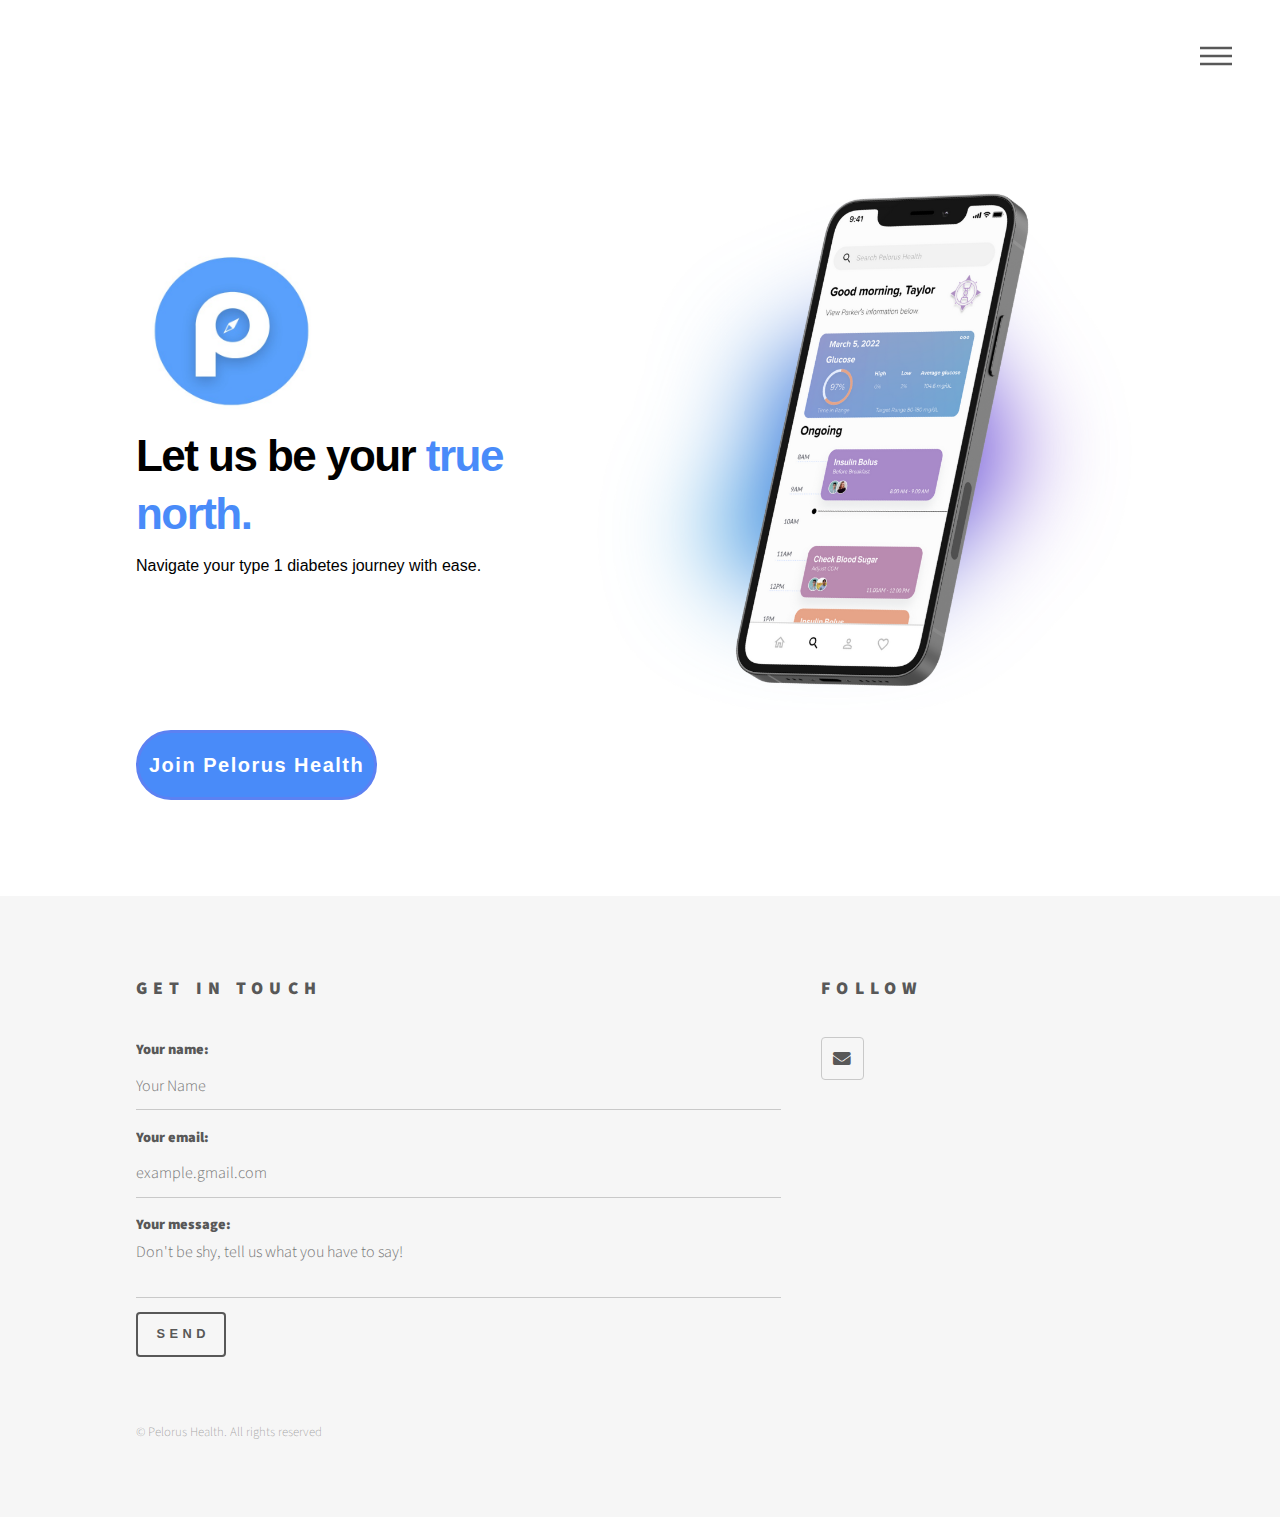
<file: index.html>
<!DOCTYPE HTML>
<!--
    Phantom by HTML5 UP
    html5up.net | @ajlkn
    Free for personal and commercial use under the CCA 3.0 license (html5up.net/license)
-->
<html>
    <head>
        <title>Pelorus Health</title>
        <meta charset="utf-8" />
        <meta name="viewport" content="width=device-width, initial-scale=1, user-scalable=no" />
        <link rel="stylesheet" href="assets/css/main.css" />
        <noscript><link rel="stylesheet" href="assets/css/noscript.css" /></noscript>
        <style>
          /* button*/
		.pill-btn{
  display: inline-block;
  box-sizing: border-box;
  height: 70px;
  line-height: 64px;
  background: #498bf9;
  padding: 0px 10px;
  border-radius: 999em;
  text-decoration: none;
  color: #fff;
  font-size: 20px;
      vertical-align: bottom;
    white-space: nowrap;
  border: 3px solid #5C81F2;
font-family: "Inter",sans-serif;  
  letter-spacing: 1.5px;
  transition: .15s background-color,.15s border-color,.15s color,.15s fill;
  font-weight: 600;
}
.pill-btn:hover{
  background: #649cfa;
  border: 3px solid #7493F2;
  color: #fff;
}
	  
	  
	  .header-content {
                display: flex;
                flex-direction: row;
                justify-content: space-between;
                align-items: center;
            }
            .header-left {
                display: flex;
                flex-direction: column;
            }
            
	    .header-left h1 {
        margin-bottom: 10px;
    }


        </style>
    </head>
    <body class="is-preload">
        <!-- Wrapper -->
            <div id="wrapper">
                
                <!-- Header -->
                    <header id="header">
                        <div class="inner header-content">
    
                            <!-- Nav -->
                            <nav>
                                <ul>
                                    <li><a href="#menu">Menu</a></li>
                                </ul>
                            </nav>
                        </div>
                    </header>

				<!-- Menu -->
                <nav id="menu">
                    <h2>Menu</h2>
                    <ul>
                        <li><a href="index.html">Home</a></li>
                        <li><a href="ourstory.html">Our Story</a></li>
                        <li><a href="team.html">Team</a></li>
                        <li><a href="blog.html">Blog</a></li>

                    </ul>
                </nav>

                <!-- Main -->
                    <div id="main">
                        <div class="inner">
                            <div class="header-content">
                                <div class="header-left">
                                    <header>
                                             <a href="index.html">
                                                <img src="images/circle_logo_1.svg" alt="Pelorus Health logo" style="width: 200px; height: 180px; display: block;"/>
                                            </a>
                                        <h1 style="color: black; font-family: 'Inter', sans-serif;">Let us be your <span style="color: #498bf9;"> true north.</span> </h1>
					                    <p style="color: black; font-family: 'Inter', sans-serif; margin-top: 0.5em;">Navigate your type 1 diabetes journey with ease.</p>
                                    </header>
				                </div>
                                <img class="logo" src="images/phone1.png" alt="Phone view of Pelorus mobile app." style="width: 550px; height: 600px;">
	
                            </div>
			    <a href="https://www.instagram.com/pelorushealth/" class="pill-btn">Join Pelorus Health</a>
                        </div>
			
                    </div>

                <!-- Footer -->
</body>

<!-- Footer -->
<footer id="footer">
    <div class="inner">
        <section>
            <h2>Get in touch</h2>
            <form 
                  action="https://formspree.io/f/xgeboeae" 
                  method="POST">
              <label>
                Your name:
                  <input name="name" placeholder="Your Name" type="text">
              </label>
              <label>
                Your email:
                <input type="email" name="email" placeholder="example.gmail.com">
              </label>
              <label>
                Your message:
                <textarea name="message" placeholder="Don't be shy, tell us what you have to say!"></textarea>
              </label>
              <!-- your other form fields go here -->
              <button type="submit">Send</button>
            </form>
        </section>
        <section>
            <h2>Follow</h2>
            <ul class="icons">
                <li><a href="mailto:anjali@pelorus.health" class="icon solid style2 fa-envelope"><span class="label">Email</span></a></li>
            </ul>
        </section>
        <ul class="copyright">
            <li>&copy; Pelorus Health. All rights reserved</li>
        </ul>
    </div>

    <!-- Scripts -->
			<script src="assets/js/jquery.min.js"></script>
			<script src="assets/js/browser.min.js"></script>
			<script src="assets/js/breakpoints.min.js"></script>
			<script src="assets/js/util.js"></script>
			<script src="assets/js/main.js"></script>
</footer>

</html>
</file>
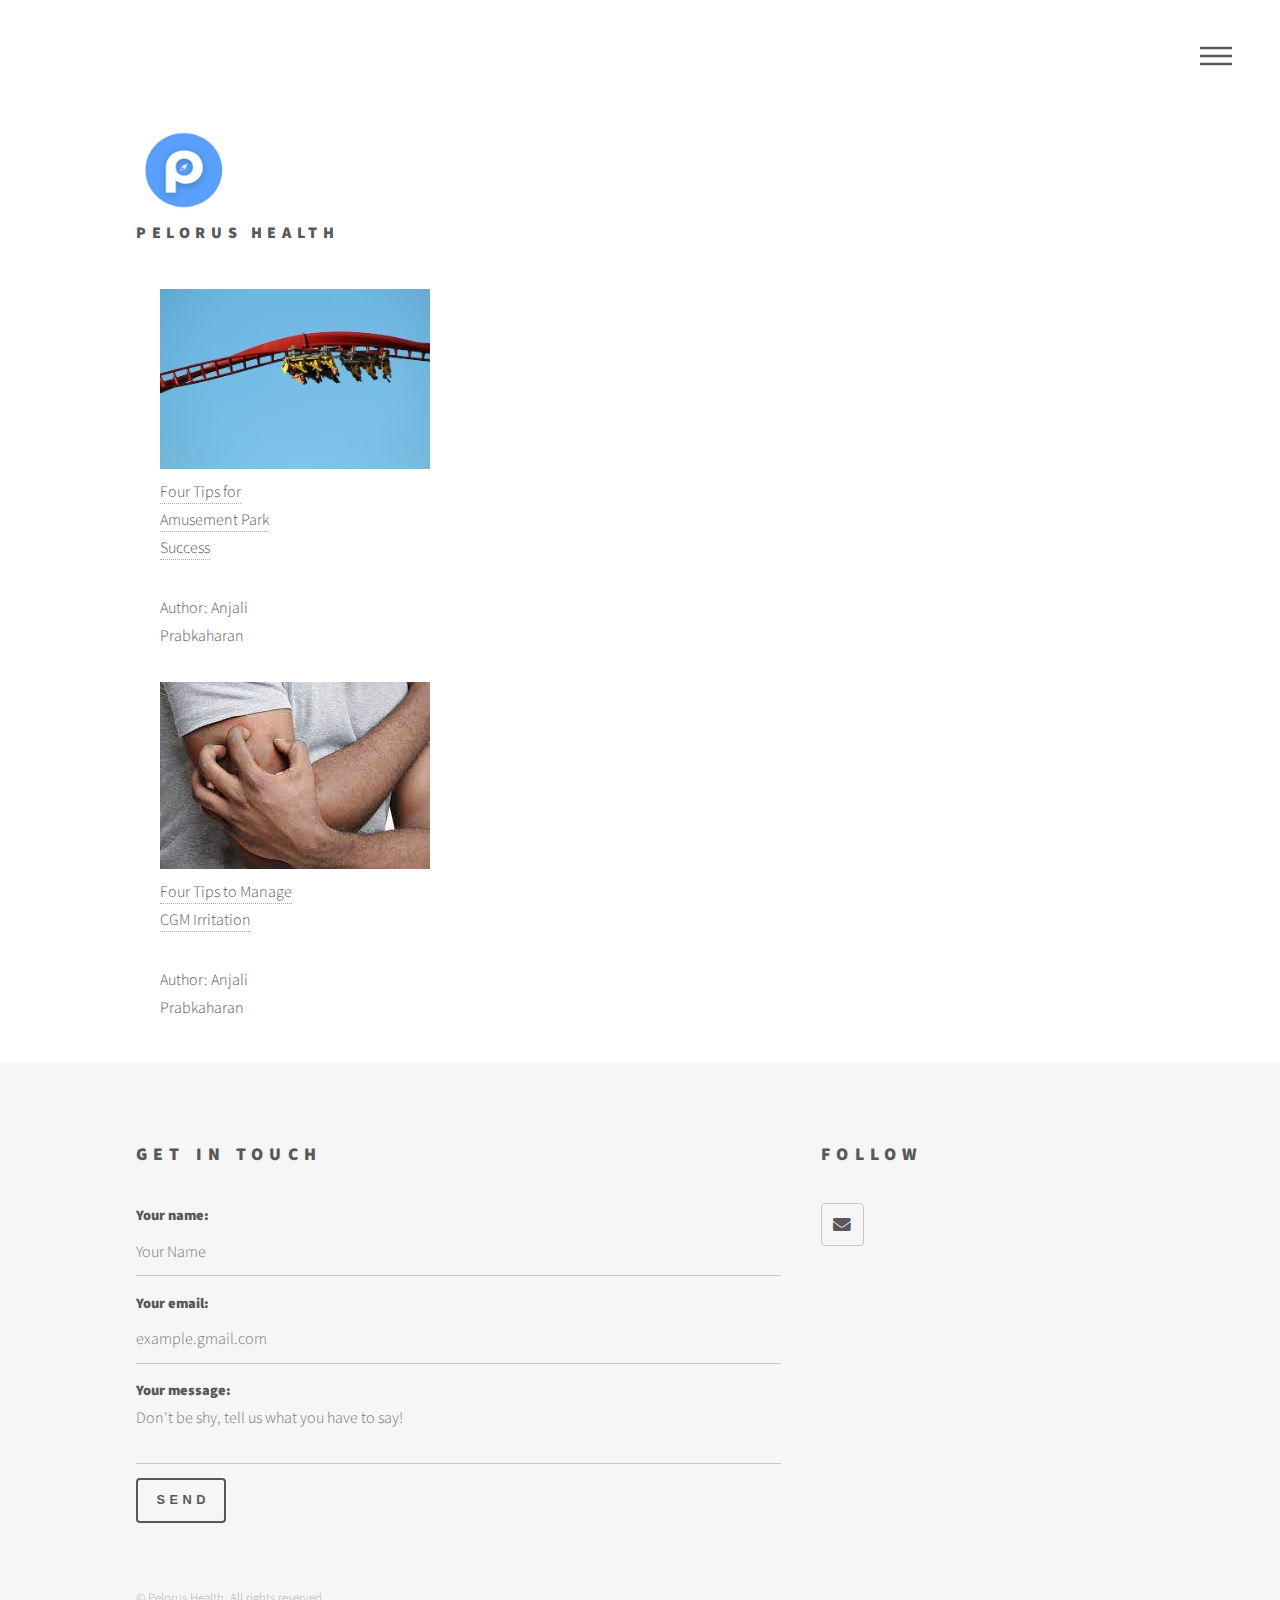
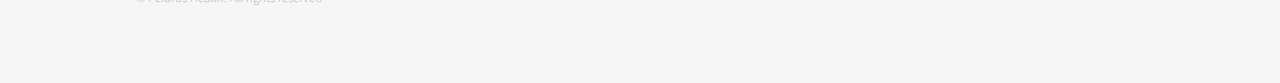
<file: blog.html>
<!DOCTYPE HTML>
<!--
	Phantom by HTML5 UP
	html5up.net | @ajlkn
	Free for personal and commercial use under the CCA 3.0 license (html5up.net/license)
-->
<html>
	<head>
		<title>Pelorus Health</title>
		<meta charset="utf-8" />
		<meta name="viewport" content="width=device-width, initial-scale=1, user-scalable=no" />
		<link rel="stylesheet" href="assets/css/main.css" />
		<noscript><link rel="stylesheet" href="assets/css/noscript.css" /></noscript>
		<script type="module" src="https://md-block.verou.me/md-block.js"></script>
	</head>
	<body class="is-preload">
		<!-- Wrapper -->
			<div id="wrapper">
	
				<!-- Header -->
					<header id="header">
						<div class="inner">
	
							<!-- Logo -->
                            <a href="index.html" class="logo">
                                <img src="images/circle_logo_1.svg" alt="Pelorus Health logo" style="width: 100px; height: 90px; display: block;"/>
                                <span class="title">Pelorus Health</span>
                            </a>

	
							<!-- Nav -->
								<nav>
									<ul>
										<li><a href="#menu">Menu</a></li>
									</ul>
								</nav>
	
						</div>
					</header>
	
				<!-- Menu -->
					<nav id="menu">
						<h2>Menu</h2>
						<ul>
							<li><a href="index.html">Home</a></li>
							<li><a href="ourstory.html">Our Story</a></li>
							<li><a href="team.html">Team</a></li>
							<li><a href="blog.html">Blog</a></li>
	
	
						</ul>
					</nav>

				<!-- Main -->
				<div id="main">
					<div class="inner">

                        <div class="container" style=" width: 18%;">
                            <ul style="list-style-type: none;">
                                <li><img src="images/rollercoaster.jpg" alt="image-of-rollercoaster" />
                                    <p style="float: right;"><a href="T1Damusementpark.html">Four Tips for Amusement Park Success</a></p>
                                    <p style="float: right;">Author: Anjali Prabkaharan</p>
                                </li>

                                <li><img src="images/cgm-irritation-header.png" alt="image-of-irritated-arm" />
                                    <p style="float: right;"><a href="cgm-irritation.html">Four Tips to Manage CGM Irritation</a></p>
                                    <p style="float: right;">Author: Anjali Prabkaharan</p>
                                </li>
                                
                            </ul>

                            <br>
                            <br>
                        </div>


					</div>
				</div>

				<!-- Footer -->
                <footer id="footer">
                    <div class="inner">
                        <section>
                            <h2>Get in touch</h2>
                            <form 
                                  action="https://formspree.io/f/xgeboeae" 
                                  method="POST">
                              <label>
                                Your name:
                                  <input name="name" placeholder="Your Name" type="text">
                              </label>
                              <label>
                                Your email:
                                <input type="email" name="email" placeholder="example.gmail.com">
                              </label>
                              <label>
                                Your message:
                                <textarea name="message" placeholder="Don't be shy, tell us what you have to say!"></textarea>
                              </label>
                              <!-- your other form fields go here -->
                              <button type="submit">Send</button>
                            </form>
                        </section>
                        <section>
                            <h2>Follow</h2>
                            <ul class="icons">
                                <li><a href="mailto:anjali@pelorus.health" class="icon solid style2 fa-envelope"><span class="label">Email</span></a></li>
                            </ul>
                        </section>
                        <ul class="copyright">
                            <li>&copy; Pelorus Health. All rights reserved</li>
                        </ul>
                    </div>
                </footer>

        </div>

    <!-- Scripts -->
        <script src="assets/js/jquery.min.js"></script>
        <script src="assets/js/browser.min.js"></script>
        <script src="assets/js/breakpoints.min.js"></script>
        <script src="assets/js/util.js"></script>
        <script src="assets/js/main.js"></script>

</body>

</html>
</file>
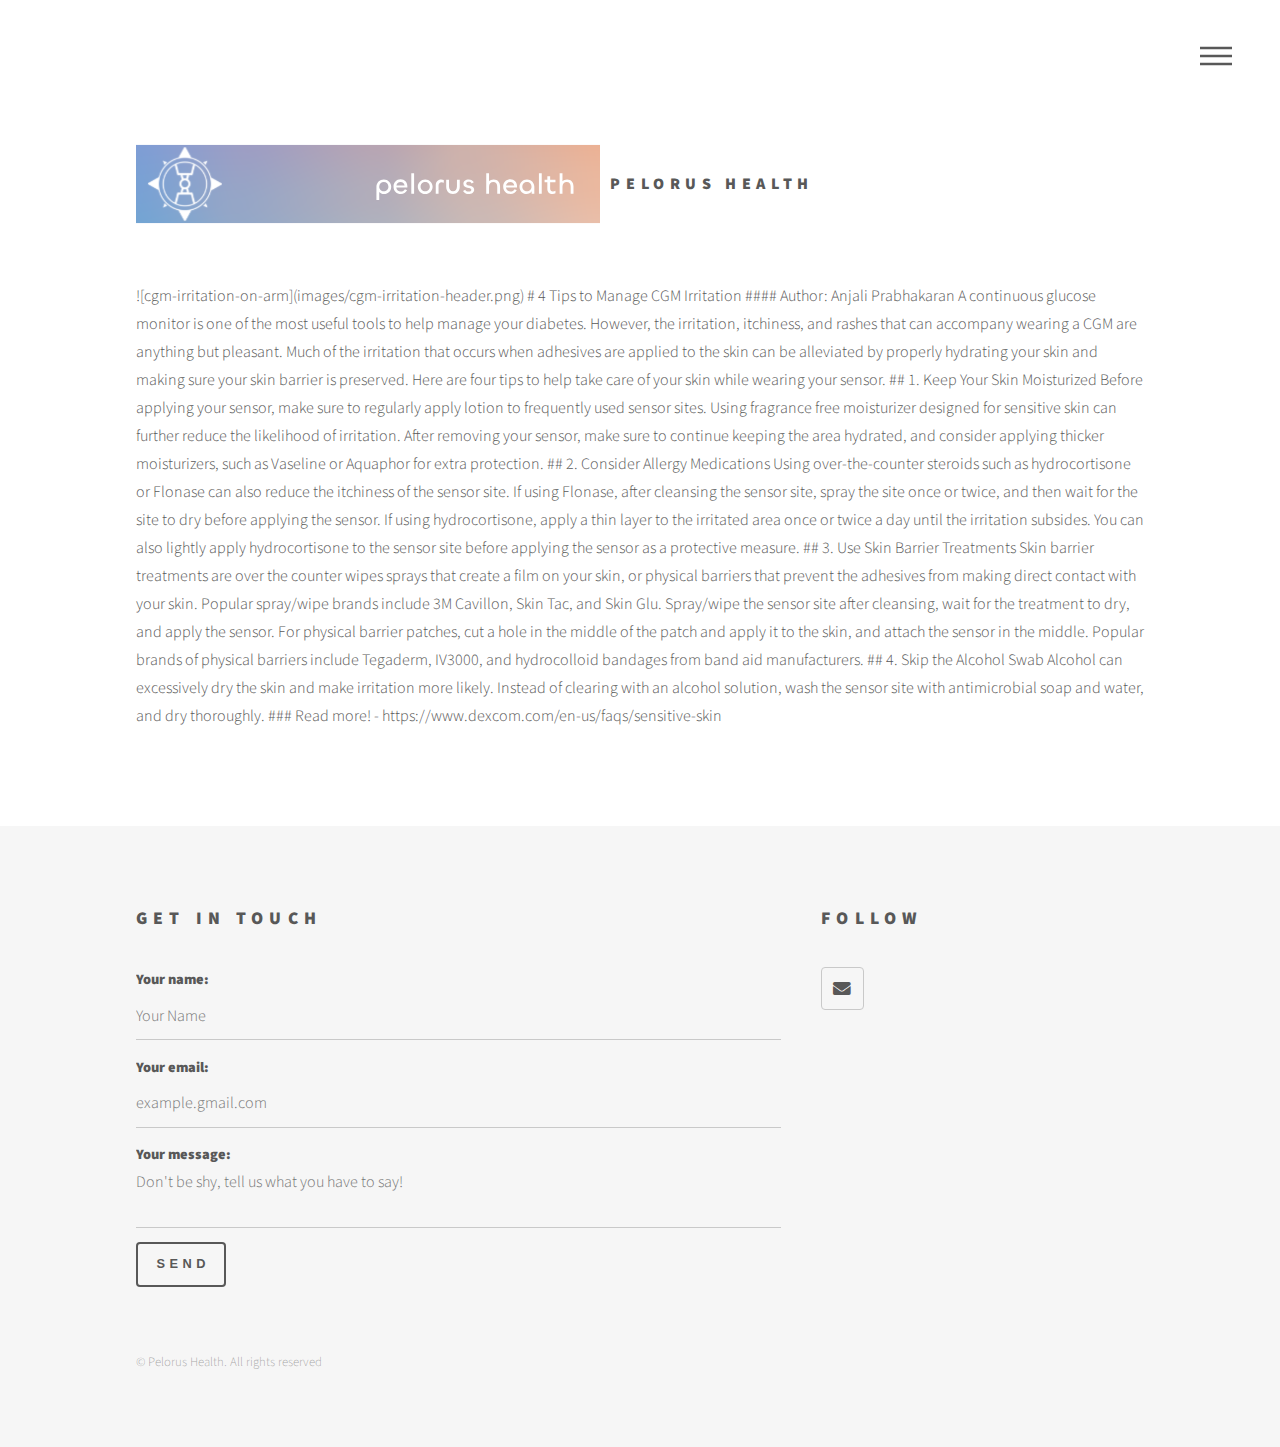
<file: cgm-irritation.html>
<!DOCTYPE HTML>
<!--
	Phantom by HTML5 UP
	html5up.net | @ajlkn
	Free for personal and commercial use under the CCA 3.0 license (html5up.net/license)
-->
<html>
	<head>
		<title>Pelorus Health</title>
		<meta charset="utf-8" />
		<meta name="viewport" content="width=device-width, initial-scale=1, user-scalable=no" />
		<link rel="stylesheet" href="assets/css/main.css" />
		<noscript><link rel="stylesheet" href="assets/css/noscript.css" /></noscript>
		<script type="module" src="https://md-block.verou.me/md-block.js"></script>
	</head>
	<body class="is-preload">
		<!-- Wrapper -->
			<div id="wrapper">
	
				<!-- Header -->
					<header id="header">
						<div class="inner">
	
							<!-- Logo -->
								<a href="index.html" class="logo">
									<span class="symbol"><img src="images/logo-2.svg" alt="" /></span><span class="title">Pelorus Health</span>
								</a>
	
							<!-- Nav -->
								<nav>
									<ul>
										<li><a href="#menu">Menu</a></li>
									</ul>
								</nav>
	
						</div>
					</header>
	
				<!-- Menu -->
					<nav id="menu">
						<h2>Menu</h2>
						<ul>
							<li><a href="index.html">Home</a></li>
							<li><a href="ourstory.html">Our Story</a></li>
							<li><a href="team.html">Team</a></li>
							<li><a href="blog.html">Blog</a></li>
	
	
						</ul>
					</nav>

				<!-- Main -->
				<div id="main">
					<div class="inner">
						<md-block>
							![cgm-irritation-on-arm](images/cgm-irritation-header.png)

# 4 Tips to Manage CGM Irritation
#### Author: Anjali Prabhakaran


A continuous glucose monitor is one of the most useful tools to help manage your diabetes. However, the irritation, itchiness, and rashes that can accompany wearing a CGM are anything but pleasant. Much of the irritation that occurs when adhesives are applied to the skin can be alleviated by properly hydrating your skin and making sure your skin barrier is preserved. Here are four tips to help take care of your skin while wearing your sensor. 

## 1. Keep Your Skin Moisturized
Before applying your sensor, make sure to regularly apply lotion to frequently used sensor sites. Using fragrance free moisturizer designed for sensitive skin can further reduce the likelihood of irritation. After removing your sensor, make sure to continue keeping the area hydrated, and consider applying thicker moisturizers, such as Vaseline or Aquaphor for extra protection.

## 2. Consider Allergy Medications
Using over-the-counter steroids such as hydrocortisone or Flonase can also reduce the itchiness of the sensor site. If using Flonase, after cleansing the sensor site, spray the site once or twice, and then wait for the site to dry before applying the sensor. If using hydrocortisone, apply a thin layer to the irritated area once or twice a day until the irritation subsides. You can also lightly apply hydrocortisone to the sensor site before applying the sensor as a protective measure.

## 3. Use Skin Barrier Treatments
Skin barrier treatments are over the counter wipes sprays that create a film on your skin, or physical barriers that prevent the adhesives from making direct contact with your skin. Popular spray/wipe brands include 3M Cavillon, Skin Tac, and Skin Glu. Spray/wipe the sensor site after cleansing, wait for the treatment to dry, and apply the sensor. For physical barrier patches, cut a hole in the middle of the patch and apply it to the skin, and attach the sensor in the middle. Popular brands of physical barriers include Tegaderm, IV3000, and hydrocolloid bandages from band aid manufacturers.

## 4. Skip the Alcohol Swab
Alcohol can excessively dry the skin and make irritation more likely. Instead of clearing with an alcohol solution, wash the sensor site with antimicrobial soap and water, and dry thoroughly. 

### Read more!
- https://www.dexcom.com/en-us/faqs/sensitive-skin 
				
						

						</md-block>
					</div>
				</div>

				<!-- Footer -->
                <footer id="footer">
                    <div class="inner">
                        <section>
                            <h2>Get in touch</h2>
                            <form 
                                  action="https://formspree.io/f/xgeboeae" 
                                  method="POST">
                              <label>
                                Your name:
                                  <input name="name" placeholder="Your Name" type="text">
                              </label>
                              <label>
                                Your email:
                                <input type="email" name="email" placeholder="example.gmail.com">
                              </label>
                              <label>
                                Your message:
                                <textarea name="message" placeholder="Don't be shy, tell us what you have to say!"></textarea>
                              </label>
                              <!-- your other form fields go here -->
                              <button type="submit">Send</button>
                            </form>
                        </section>
                        <section>
                            <h2>Follow</h2>
                            <ul class="icons">
                                <li><a href="mailto:anjali@pelorus.health" class="icon solid style2 fa-envelope"><span class="label">Email</span></a></li>
                            </ul>
                        </section>
                        <ul class="copyright">
                            <li>&copy; Pelorus Health. All rights reserved</li>
                        </ul>
                    </div>
                </footer>

        </div>

    <!-- Scripts -->
        <script src="assets/js/jquery.min.js"></script>
        <script src="assets/js/browser.min.js"></script>
        <script src="assets/js/breakpoints.min.js"></script>
        <script src="assets/js/util.js"></script>
        <script src="assets/js/main.js"></script>

</body>

</html>
</file>
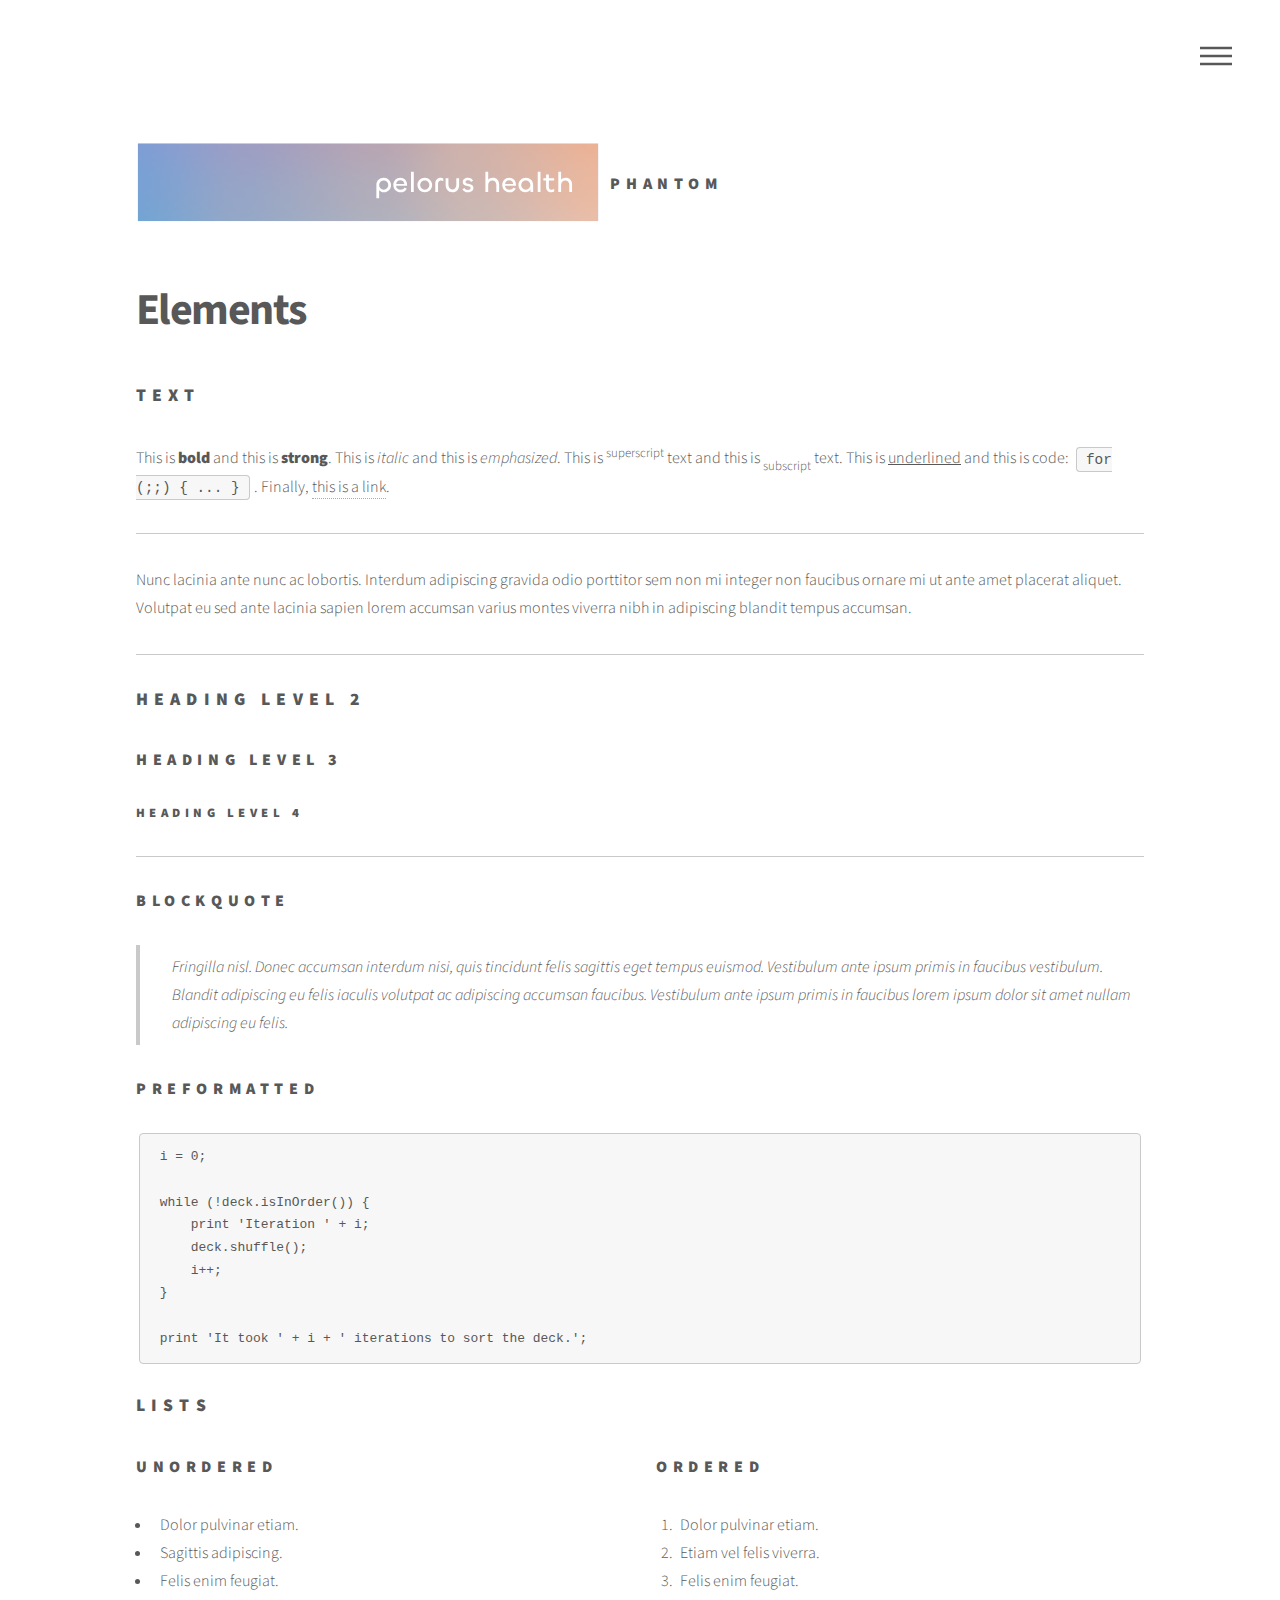
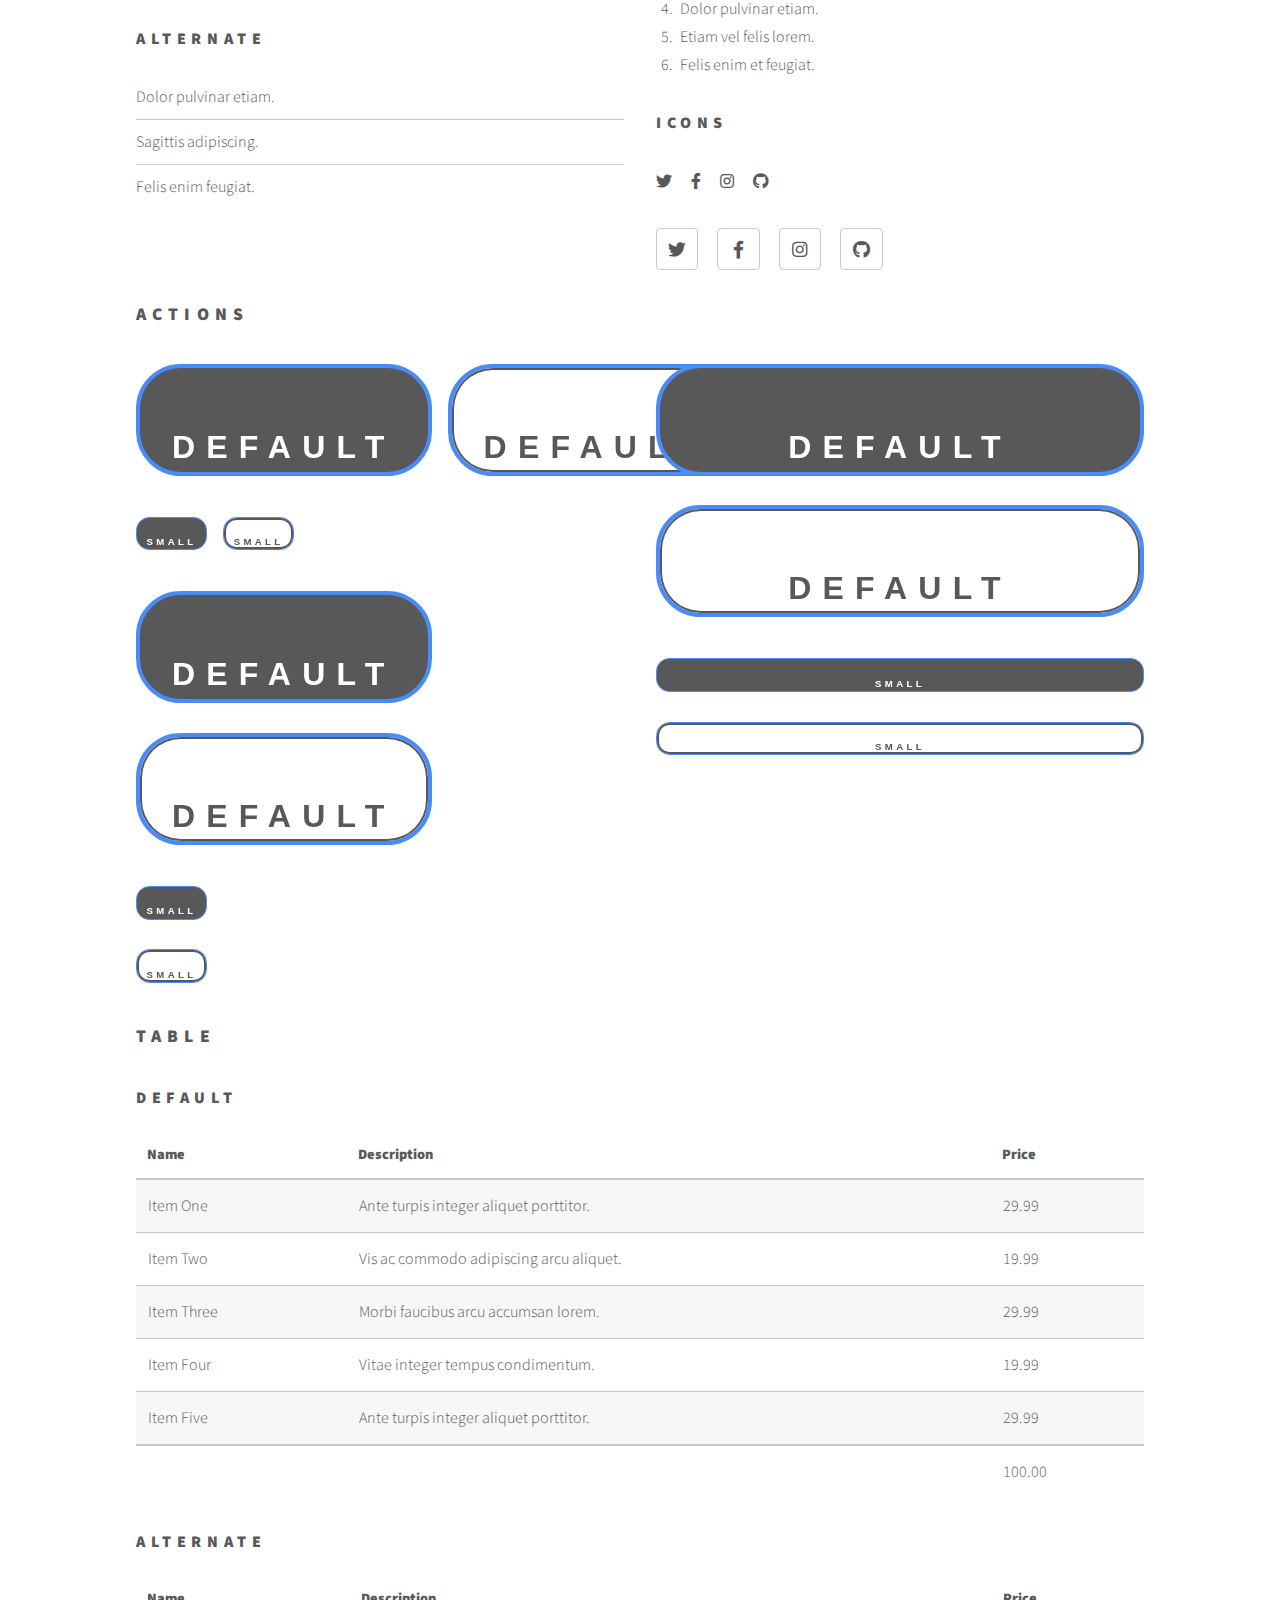
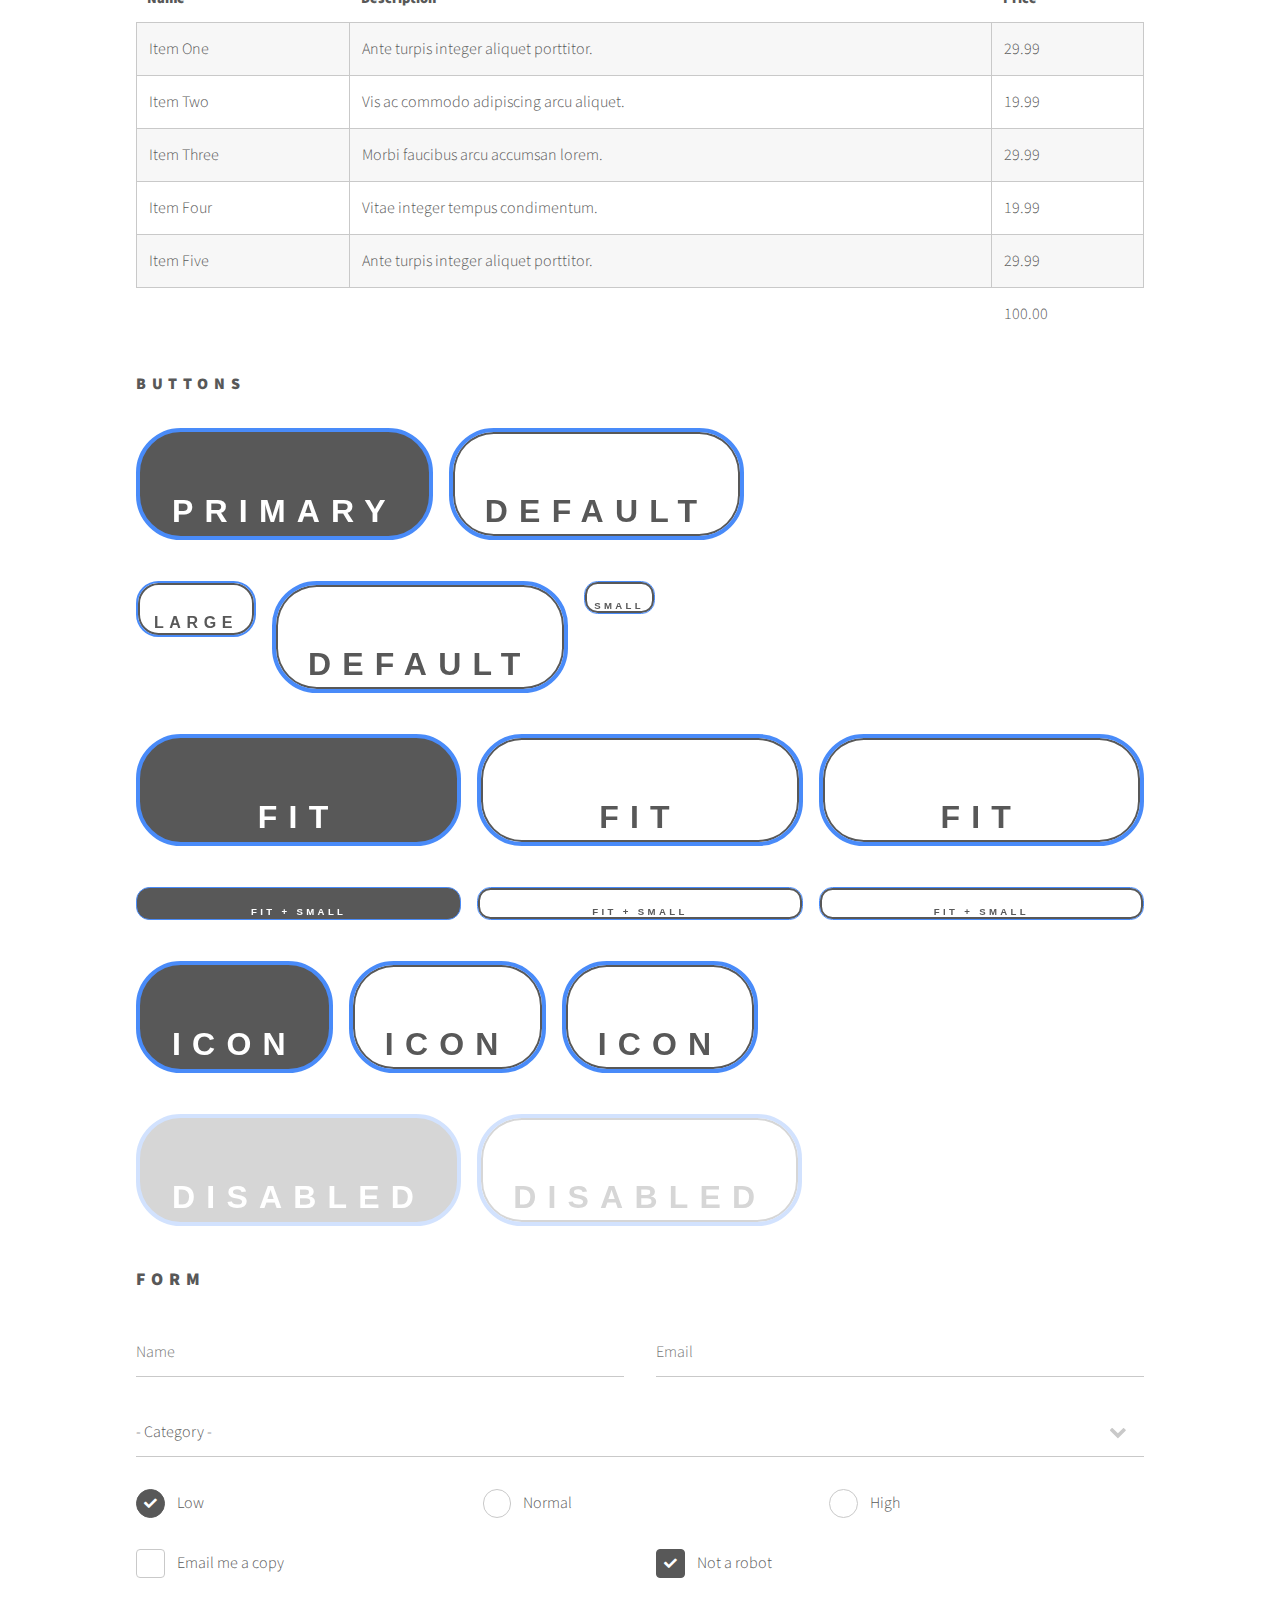
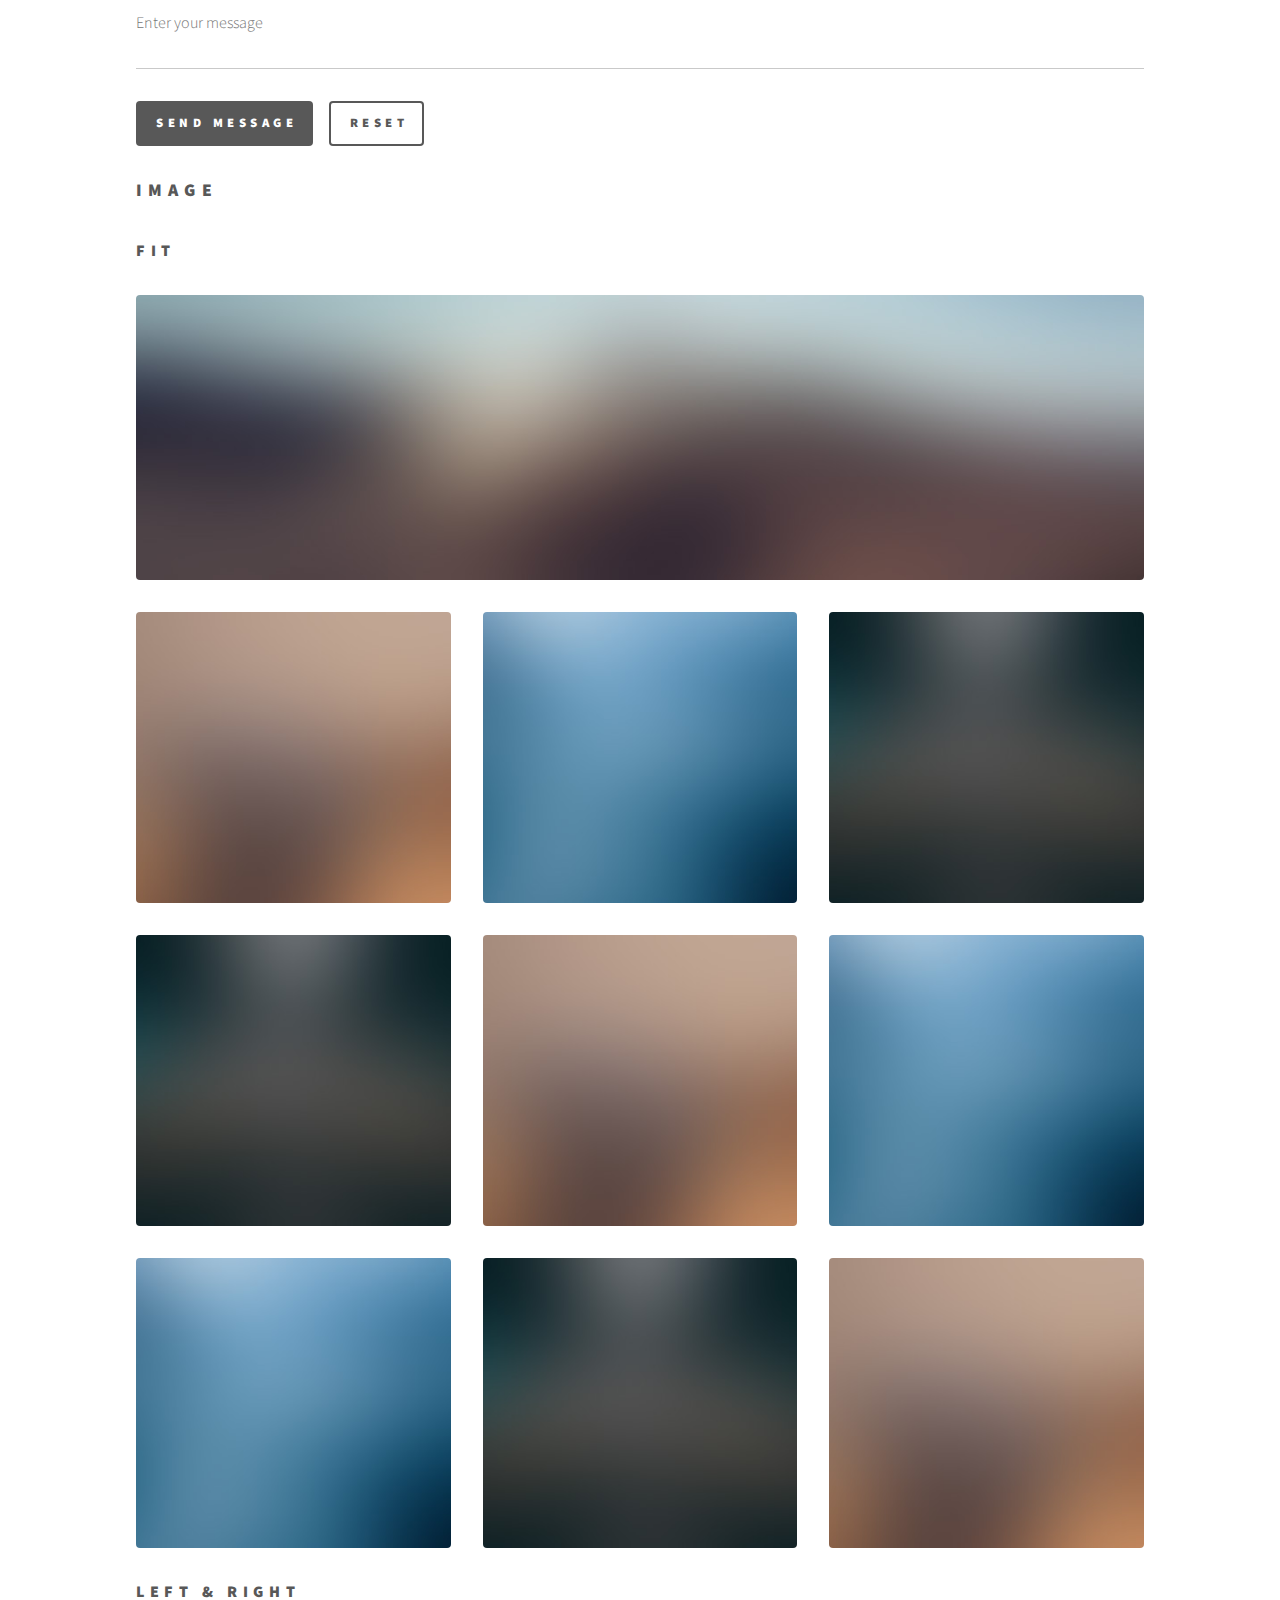
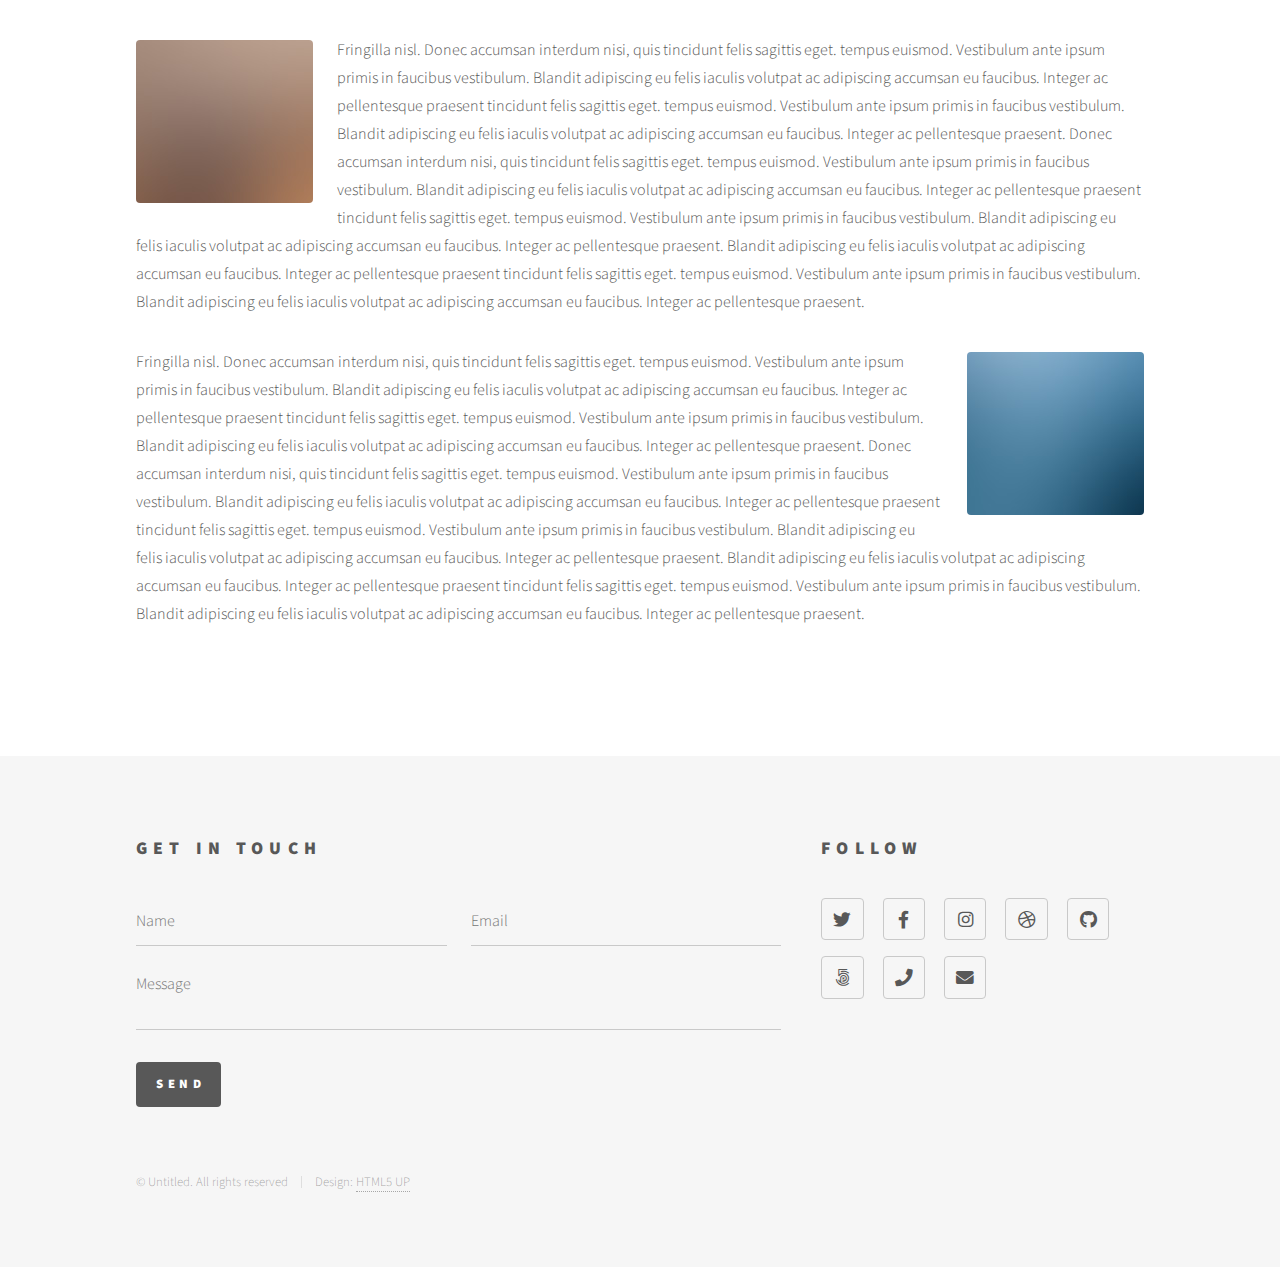
<file: elements.html>
<!DOCTYPE HTML>
<!--
	Phantom by HTML5 UP
	html5up.net | @ajlkn
	Free for personal and commercial use under the CCA 3.0 license (html5up.net/license)
-->
<html>
	<head>
		<title>Elements - Phantom by HTML5 UP</title>
		<meta charset="utf-8" />
		<meta name="viewport" content="width=device-width, initial-scale=1, user-scalable=no" />
		<link rel="stylesheet" href="assets/css/main.css" />
		<noscript><link rel="stylesheet" href="assets/css/noscript.css" /></noscript>
	</head>
	<body class="is-preload">
		<!-- Wrapper -->
			<div id="wrapper">

				<!-- Header -->
					<header id="header">
						<div class="inner">

							<!-- Logo -->
								<a href="index.html" class="logo">
									<span class="symbol"><img src="images/logo.svg" alt="" /></span><span class="title">Phantom</span>
								</a>

							<!-- Nav -->
								<nav>
									<ul>
										<li><a href="#menu">Menu</a></li>
									</ul>
								</nav>

						</div>
					</header>

				<!-- Menu -->
					<nav id="menu">
						<h2>Menu</h2>
						<ul>
							<li><a href="index.html">Home</a></li>
							<li><a href="generic.html">Ipsum veroeros</a></li>
							<li><a href="generic.html">Tempus etiam</a></li>
							<li><a href="generic.html">Consequat dolor</a></li>
							<li><a href="elements.html">Elements</a></li>
						</ul>
					</nav>

				<!-- Main -->
					<div id="main">
						<div class="inner">
							<h1>Elements</h1>

							<!-- Text -->
								<section>
									<h2>Text</h2>
									<p>This is <b>bold</b> and this is <strong>strong</strong>. This is <i>italic</i> and this is <em>emphasized</em>.
									This is <sup>superscript</sup> text and this is <sub>subscript</sub> text.
									This is <u>underlined</u> and this is code: <code>for (;;) { ... }</code>. Finally, <a href="#">this is a link</a>.</p>
									<hr />
									<p>Nunc lacinia ante nunc ac lobortis. Interdum adipiscing gravida odio porttitor sem non mi integer non faucibus ornare mi ut ante amet placerat aliquet. Volutpat eu sed ante lacinia sapien lorem accumsan varius montes viverra nibh in adipiscing blandit tempus accumsan.</p>
									<hr />
									<h2>Heading Level 2</h2>
									<h3>Heading Level 3</h3>
									<h4>Heading Level 4</h4>
									<hr />
									<h3>Blockquote</h3>
									<blockquote>Fringilla nisl. Donec accumsan interdum nisi, quis tincidunt felis sagittis eget tempus euismod. Vestibulum ante ipsum primis in faucibus vestibulum. Blandit adipiscing eu felis iaculis volutpat ac adipiscing accumsan faucibus. Vestibulum ante ipsum primis in faucibus lorem ipsum dolor sit amet nullam adipiscing eu felis.</blockquote>
									<h3>Preformatted</h3>
									<pre><code>i = 0;

while (!deck.isInOrder()) {
    print 'Iteration ' + i;
    deck.shuffle();
    i++;
}

print 'It took ' + i + ' iterations to sort the deck.';</code></pre>
								</section>

							<!-- Lists -->
								<section>
									<h2>Lists</h2>
									<div class="row">
										<div class="col-6 col-12-medium">
											<h3>Unordered</h3>
											<ul>
												<li>Dolor pulvinar etiam.</li>
												<li>Sagittis adipiscing.</li>
												<li>Felis enim feugiat.</li>
											</ul>
											<h3>Alternate</h3>
											<ul class="alt">
												<li>Dolor pulvinar etiam.</li>
												<li>Sagittis adipiscing.</li>
												<li>Felis enim feugiat.</li>
											</ul>
										</div>
										<div class="col-6 col-12-medium">
											<h3>Ordered</h3>
											<ol>
												<li>Dolor pulvinar etiam.</li>
												<li>Etiam vel felis viverra.</li>
												<li>Felis enim feugiat.</li>
												<li>Dolor pulvinar etiam.</li>
												<li>Etiam vel felis lorem.</li>
												<li>Felis enim et feugiat.</li>
											</ol>
											<h3>Icons</h3>
											<ul class="icons">
												<li><a href="#" class="icon brands style1 fa-twitter"><span class="label">Twitter</span></a></li>
												<li><a href="#" class="icon brands style1 fa-facebook-f"><span class="label">Facebook</span></a></li>
												<li><a href="#" class="icon brands style1 fa-instagram"><span class="label">Instagram</span></a></li>
												<li><a href="#" class="icon brands style1 fa-github"><span class="label">Github</span></a></li>
											</ul>
											<ul class="icons">
												<li><a href="#" class="icon brands style2 fa-twitter"><span class="label">Twitter</span></a></li>
												<li><a href="#" class="icon brands style2 fa-facebook-f"><span class="label">Facebook</span></a></li>
												<li><a href="#" class="icon brands style2 fa-instagram"><span class="label">Instagram</span></a></li>
												<li><a href="#" class="icon brands style2 fa-github"><span class="label">Github</span></a></li>
											</ul>
										</div>
									</div>
									<h2>Actions</h2>
									<div class="row">
										<div class="col-6 col-12-medium">
											<ul class="actions">
												<li><a href="#" class="button primary">Default</a></li>
												<li><a href="#" class="button">Default</a></li>
											</ul>
											<ul class="actions small">
												<li><a href="#" class="button primary small">Small</a></li>
												<li><a href="#" class="button small">Small</a></li>
											</ul>
											<ul class="actions stacked">
												<li><a href="#" class="button primary">Default</a></li>
												<li><a href="#" class="button">Default</a></li>
											</ul>
											<ul class="actions stacked">
												<li><a href="#" class="button primary small">Small</a></li>
												<li><a href="#" class="button small">Small</a></li>
											</ul>
										</div>
										<div class="col-6 col-12-medium">
											<ul class="actions stacked">
												<li><a href="#" class="button primary fit">Default</a></li>
												<li><a href="#" class="button fit">Default</a></li>
											</ul>
											<ul class="actions stacked">
												<li><a href="#" class="button primary small fit">Small</a></li>
												<li><a href="#" class="button small fit">Small</a></li>
											</ul>
										</div>
									</div>
								</section>

							<!-- Table -->
								<section>
									<h2>Table</h2>
									<h3>Default</h3>
									<div class="table-wrapper">
										<table>
											<thead>
												<tr>
													<th>Name</th>
													<th>Description</th>
													<th>Price</th>
												</tr>
											</thead>
											<tbody>
												<tr>
													<td>Item One</td>
													<td>Ante turpis integer aliquet porttitor.</td>
													<td>29.99</td>
												</tr>
												<tr>
													<td>Item Two</td>
													<td>Vis ac commodo adipiscing arcu aliquet.</td>
													<td>19.99</td>
												</tr>
												<tr>
													<td>Item Three</td>
													<td> Morbi faucibus arcu accumsan lorem.</td>
													<td>29.99</td>
												</tr>
												<tr>
													<td>Item Four</td>
													<td>Vitae integer tempus condimentum.</td>
													<td>19.99</td>
												</tr>
												<tr>
													<td>Item Five</td>
													<td>Ante turpis integer aliquet porttitor.</td>
													<td>29.99</td>
												</tr>
											</tbody>
											<tfoot>
												<tr>
													<td colspan="2"></td>
													<td>100.00</td>
												</tr>
											</tfoot>
										</table>
									</div>

									<h3>Alternate</h3>
									<div class="table-wrapper">
										<table class="alt">
											<thead>
												<tr>
													<th>Name</th>
													<th>Description</th>
													<th>Price</th>
												</tr>
											</thead>
											<tbody>
												<tr>
													<td>Item One</td>
													<td>Ante turpis integer aliquet porttitor.</td>
													<td>29.99</td>
												</tr>
												<tr>
													<td>Item Two</td>
													<td>Vis ac commodo adipiscing arcu aliquet.</td>
													<td>19.99</td>
												</tr>
												<tr>
													<td>Item Three</td>
													<td> Morbi faucibus arcu accumsan lorem.</td>
													<td>29.99</td>
												</tr>
												<tr>
													<td>Item Four</td>
													<td>Vitae integer tempus condimentum.</td>
													<td>19.99</td>
												</tr>
												<tr>
													<td>Item Five</td>
													<td>Ante turpis integer aliquet porttitor.</td>
													<td>29.99</td>
												</tr>
											</tbody>
											<tfoot>
												<tr>
													<td colspan="2"></td>
													<td>100.00</td>
												</tr>
											</tfoot>
										</table>
									</div>
								</section>

							<!-- Buttons -->
								<section>
									<h3>Buttons</h3>
									<ul class="actions">
										<li><a href="#" class="button primary">Primary</a></li>
										<li><a href="#" class="button">Default</a></li>
									</ul>
									<ul class="actions">
										<li><a href="#" class="button large">Large</a></li>
										<li><a href="#" class="button">Default</a></li>
										<li><a href="#" class="button small">Small</a></li>
									</ul>
									<ul class="actions fit">
										<li><a href="#" class="button primary fit">Fit</a></li>
										<li><a href="#" class="button fit">Fit</a></li>
										<li><a href="#" class="button fit">Fit</a></li>
									</ul>
									<ul class="actions fit small">
										<li><a href="#" class="button primary fit small">Fit + Small</a></li>
										<li><a href="#" class="button fit small">Fit + Small</a></li>
										<li><a href="#" class="button fit small">Fit + Small</a></li>
									</ul>
									<ul class="actions">
										<li><a href="#" class="button primary icon solid fa-download">Icon</a></li>
										<li><a href="#" class="button icon solid fa-upload">Icon</a></li>
										<li><a href="#" class="button icon solid fa-save">Icon</a></li>
									</ul>
									<ul class="actions">
										<li><span class="button primary disabled">Disabled</span></li>
										<li><span class="button disabled">Disabled</span></li>
									</ul>
								</section>

							<!-- Form -->
								<section>
									<h2>Form</h2>
									<form method="post" action="#">
										<div class="row gtr-uniform">
											<div class="col-6 col-12-xsmall">
												<input type="text" name="demo-name" id="demo-name" value="" placeholder="Name" />
											</div>
											<div class="col-6 col-12-xsmall">
												<input type="email" name="demo-email" id="demo-email" value="" placeholder="Email" />
											</div>
											<div class="col-12">
												<select name="demo-category" id="demo-category">
													<option value="">- Category -</option>
													<option value="1">Manufacturing</option>
													<option value="1">Shipping</option>
													<option value="1">Administration</option>
													<option value="1">Human Resources</option>
												</select>
											</div>
											<div class="col-4 col-12-small">
												<input type="radio" id="demo-priority-low" name="demo-priority" checked>
												<label for="demo-priority-low">Low</label>
											</div>
											<div class="col-4 col-12-small">
												<input type="radio" id="demo-priority-normal" name="demo-priority">
												<label for="demo-priority-normal">Normal</label>
											</div>
											<div class="col-4 col-12-small">
												<input type="radio" id="demo-priority-high" name="demo-priority">
												<label for="demo-priority-high">High</label>
											</div>
											<div class="col-6 col-12-small">
												<input type="checkbox" id="demo-copy" name="demo-copy">
												<label for="demo-copy">Email me a copy</label>
											</div>
											<div class="col-6 col-12-small">
												<input type="checkbox" id="demo-human" name="demo-human" checked>
												<label for="demo-human">Not a robot</label>
											</div>
											<div class="col-12">
												<textarea name="demo-message" id="demo-message" placeholder="Enter your message" rows="6"></textarea>
											</div>
											<div class="col-12">
												<ul class="actions">
													<li><input type="submit" value="Send Message" class="primary" /></li>
													<li><input type="reset" value="Reset" /></li>
												</ul>
											</div>
										</div>
									</form>
								</section>

							<!-- Image -->
								<section>
									<h2>Image</h2>
									<h3>Fit</h3>
									<div class="box alt">
										<div class="row gtr-uniform">
											<div class="col-12"><span class="image fit"><img src="images/pic13.jpg" alt="" /></span></div>
											<div class="col-4"><span class="image fit"><img src="images/pic01.jpg" alt="" /></span></div>
											<div class="col-4"><span class="image fit"><img src="images/pic02.jpg" alt="" /></span></div>
											<div class="col-4"><span class="image fit"><img src="images/pic03.jpg" alt="" /></span></div>
											<div class="col-4"><span class="image fit"><img src="images/pic03.jpg" alt="" /></span></div>
											<div class="col-4"><span class="image fit"><img src="images/pic01.jpg" alt="" /></span></div>
											<div class="col-4"><span class="image fit"><img src="images/pic02.jpg" alt="" /></span></div>
											<div class="col-4"><span class="image fit"><img src="images/pic02.jpg" alt="" /></span></div>
											<div class="col-4"><span class="image fit"><img src="images/pic03.jpg" alt="" /></span></div>
											<div class="col-4"><span class="image fit"><img src="images/pic01.jpg" alt="" /></span></div>
										</div>
									</div>
									<h3>Left &amp; Right</h3>
									<p><span class="image left"><img src="images/pic14.jpg" alt="" /></span>Fringilla nisl. Donec accumsan interdum nisi, quis tincidunt felis sagittis eget. tempus euismod. Vestibulum ante ipsum primis in faucibus vestibulum. Blandit adipiscing eu felis iaculis volutpat ac adipiscing accumsan eu faucibus. Integer ac pellentesque praesent tincidunt felis sagittis eget. tempus euismod. Vestibulum ante ipsum primis in faucibus vestibulum. Blandit adipiscing eu felis iaculis volutpat ac adipiscing accumsan eu faucibus. Integer ac pellentesque praesent. Donec accumsan interdum nisi, quis tincidunt felis sagittis eget. tempus euismod. Vestibulum ante ipsum primis in faucibus vestibulum. Blandit adipiscing eu felis iaculis volutpat ac adipiscing accumsan eu faucibus. Integer ac pellentesque praesent tincidunt felis sagittis eget. tempus euismod. Vestibulum ante ipsum primis in faucibus vestibulum. Blandit adipiscing eu felis iaculis volutpat ac adipiscing accumsan eu faucibus. Integer ac pellentesque praesent. Blandit adipiscing eu felis iaculis volutpat ac adipiscing accumsan eu faucibus. Integer ac pellentesque praesent tincidunt felis sagittis eget. tempus euismod. Vestibulum ante ipsum primis in faucibus vestibulum. Blandit adipiscing eu felis iaculis volutpat ac adipiscing accumsan eu faucibus. Integer ac pellentesque praesent.</p>
									<p><span class="image right"><img src="images/pic15.jpg" alt="" /></span>Fringilla nisl. Donec accumsan interdum nisi, quis tincidunt felis sagittis eget. tempus euismod. Vestibulum ante ipsum primis in faucibus vestibulum. Blandit adipiscing eu felis iaculis volutpat ac adipiscing accumsan eu faucibus. Integer ac pellentesque praesent tincidunt felis sagittis eget. tempus euismod. Vestibulum ante ipsum primis in faucibus vestibulum. Blandit adipiscing eu felis iaculis volutpat ac adipiscing accumsan eu faucibus. Integer ac pellentesque praesent. Donec accumsan interdum nisi, quis tincidunt felis sagittis eget. tempus euismod. Vestibulum ante ipsum primis in faucibus vestibulum. Blandit adipiscing eu felis iaculis volutpat ac adipiscing accumsan eu faucibus. Integer ac pellentesque praesent tincidunt felis sagittis eget. tempus euismod. Vestibulum ante ipsum primis in faucibus vestibulum. Blandit adipiscing eu felis iaculis volutpat ac adipiscing accumsan eu faucibus. Integer ac pellentesque praesent. Blandit adipiscing eu felis iaculis volutpat ac adipiscing accumsan eu faucibus. Integer ac pellentesque praesent tincidunt felis sagittis eget. tempus euismod. Vestibulum ante ipsum primis in faucibus vestibulum. Blandit adipiscing eu felis iaculis volutpat ac adipiscing accumsan eu faucibus. Integer ac pellentesque praesent.</p>
								</section>

						</div>
					</div>

				<!-- Footer -->
					<footer id="footer">
						<div class="inner">
							<section>
								<h2>Get in touch</h2>
								<form method="post" action="#">
									<div class="fields">
										<div class="field half">
											<input type="text" name="name" id="name" placeholder="Name" />
										</div>
										<div class="field half">
											<input type="email" name="email" id="email" placeholder="Email" />
										</div>
										<div class="field">
											<textarea name="message" id="message" placeholder="Message"></textarea>
										</div>
									</div>
									<ul class="actions">
										<li><input type="submit" value="Send" class="primary" /></li>
									</ul>
								</form>
							</section>
							<section>
								<h2>Follow</h2>
								<ul class="icons">
									<li><a href="#" class="icon brands style2 fa-twitter"><span class="label">Twitter</span></a></li>
									<li><a href="#" class="icon brands style2 fa-facebook-f"><span class="label">Facebook</span></a></li>
									<li><a href="#" class="icon brands style2 fa-instagram"><span class="label">Instagram</span></a></li>
									<li><a href="#" class="icon brands style2 fa-dribbble"><span class="label">Dribbble</span></a></li>
									<li><a href="#" class="icon brands style2 fa-github"><span class="label">GitHub</span></a></li>
									<li><a href="#" class="icon brands style2 fa-500px"><span class="label">500px</span></a></li>
									<li><a href="#" class="icon solid style2 fa-phone"><span class="label">Phone</span></a></li>
									<li><a href="#" class="icon solid style2 fa-envelope"><span class="label">Email</span></a></li>
								</ul>
							</section>
							<ul class="copyright">
								<li>&copy; Untitled. All rights reserved</li><li>Design: <a href="http://html5up.net">HTML5 UP</a></li>
							</ul>
						</div>
					</footer>

			</div>

		<!-- Scripts -->
			<script src="assets/js/jquery.min.js"></script>
			<script src="assets/js/browser.min.js"></script>
			<script src="assets/js/breakpoints.min.js"></script>
			<script src="assets/js/util.js"></script>
			<script src="assets/js/main.js"></script>

	</body>
</html>
</file>
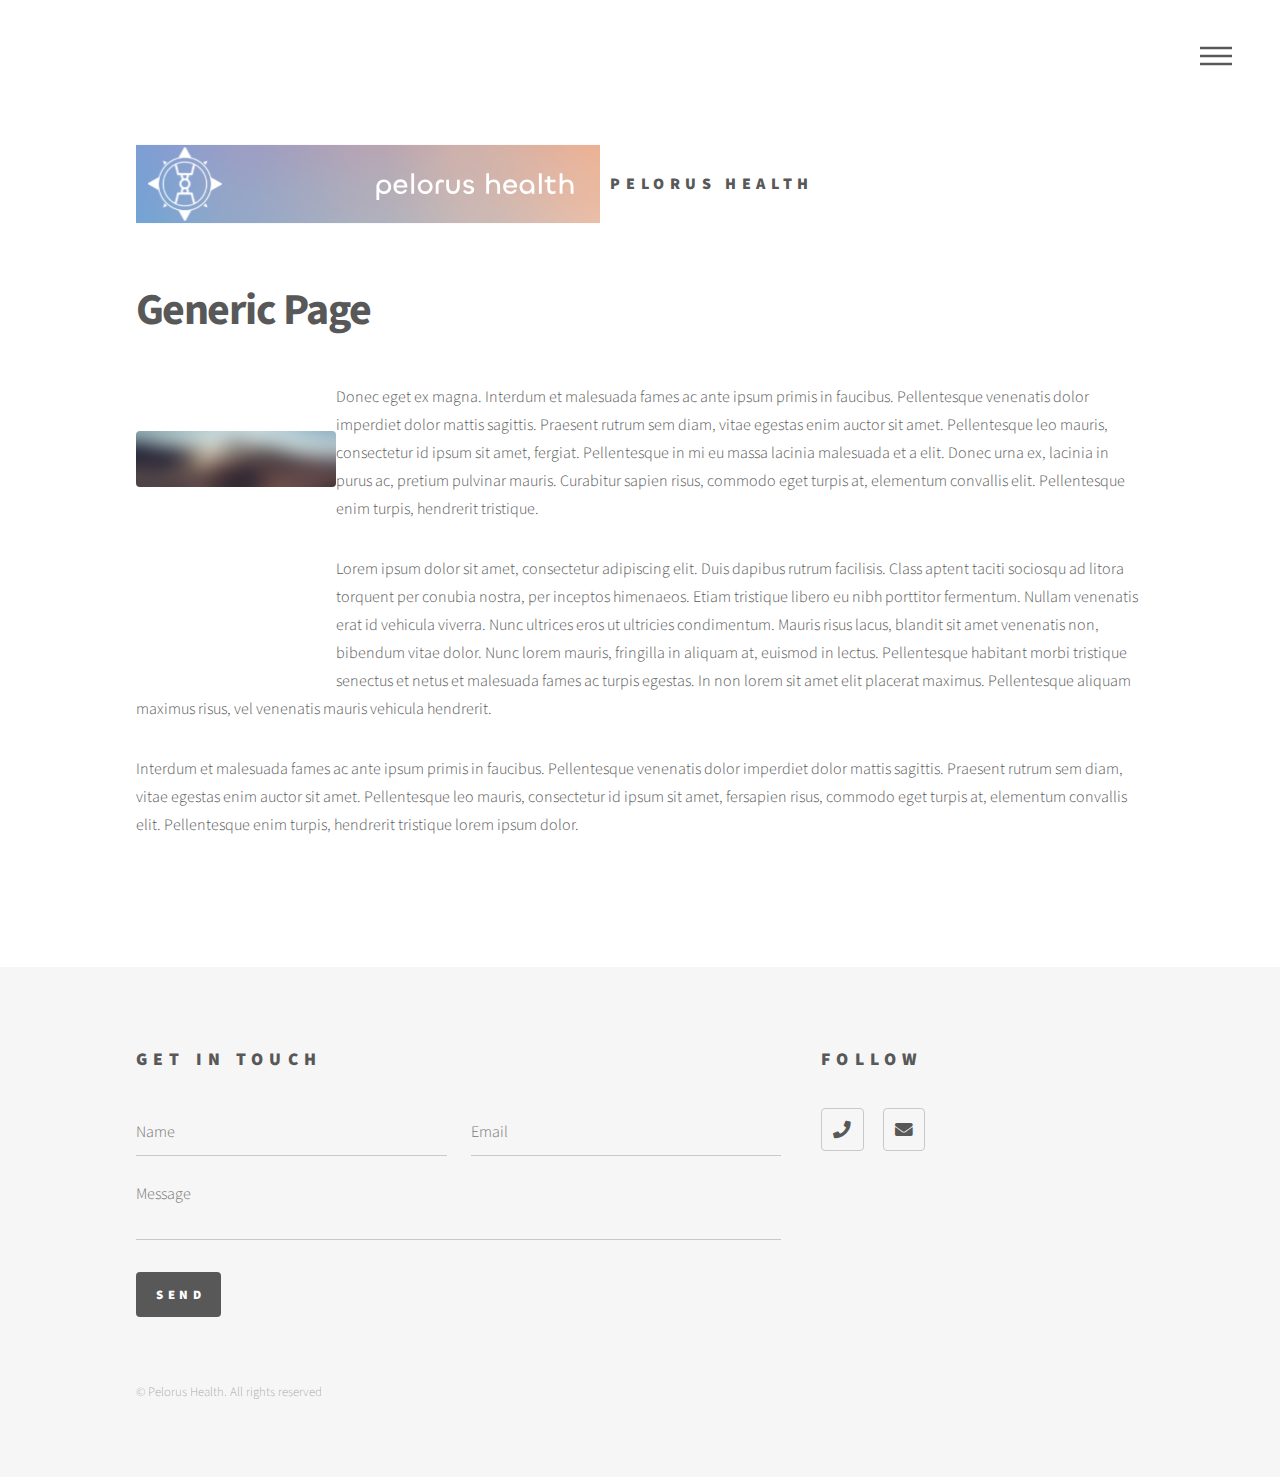
<file: generic.html>
<!DOCTYPE HTML>
<!--
	Phantom by HTML5 UP
	html5up.net | @ajlkn
	Free for personal and commercial use under the CCA 3.0 license (html5up.net/license)
-->
<html>
	<head>
		<title>Pelorus Health</title>
		<meta charset="utf-8" />
		<meta name="viewport" content="width=device-width, initial-scale=1, user-scalable=no" />
		<link rel="stylesheet" href="assets/css/main.css" />
		<noscript><link rel="stylesheet" href="assets/css/noscript.css" /></noscript>
		<script id="mcjs">!function(c,h,i,m,p){m=c.createElement(h),p=c.getElementsByTagName(h)[0],m.async=1,m.src=i,p.parentNode.insertBefore(m,p)}(document,"script","https://chimpstatic.com/mcjs-connected/js/users/fdc991a40c67a11262ee40da8/d7572b87403272cc423cded88.js");</script>
	</head>
	<body class="is-preload">
		<!-- Wrapper -->
			<div id="wrapper">

				<!-- Header -->
					<header id="header">
						<div class="inner">

							<!-- Logo -->
								<a href="index.html" class="logo">
									<span class="symbol"><img src="images/logo-2.svg" alt="" /></span><span class="title">Pelorus Health</span>
								</a>

							<!-- Nav -->
								<nav>
									<ul>
										<li><a href="#menu">Menu</a></li>
									</ul>
								</nav>

						</div>
					</header>

				<!-- Menu -->
					<nav id="menu">
						<h2>Menu</h2>
						<ul>
							<li><a href="index.html">Home</a></li>
							<li><a href="ourstory.html">Our Story</a></li>
							<li><a href="team.html">Team</a></li>
							<li><a href="contactus.html">Contact</a></li>
						</ul>
					</nav>

				<!-- Main -->
					<div id="main">
						<div class="inner">
							<h1>Generic Page</h1>
							<span class="image main"><img src="images/pic13.jpg" alt="" /></span>
							<p>Donec eget ex magna. Interdum et malesuada fames ac ante ipsum primis in faucibus. Pellentesque venenatis dolor imperdiet dolor mattis sagittis. Praesent rutrum sem diam, vitae egestas enim auctor sit amet. Pellentesque leo mauris, consectetur id ipsum sit amet, fergiat. Pellentesque in mi eu massa lacinia malesuada et a elit. Donec urna ex, lacinia in purus ac, pretium pulvinar mauris. Curabitur sapien risus, commodo eget turpis at, elementum convallis elit. Pellentesque enim turpis, hendrerit tristique.</p>
							<p>Lorem ipsum dolor sit amet, consectetur adipiscing elit. Duis dapibus rutrum facilisis. Class aptent taciti sociosqu ad litora torquent per conubia nostra, per inceptos himenaeos. Etiam tristique libero eu nibh porttitor fermentum. Nullam venenatis erat id vehicula viverra. Nunc ultrices eros ut ultricies condimentum. Mauris risus lacus, blandit sit amet venenatis non, bibendum vitae dolor. Nunc lorem mauris, fringilla in aliquam at, euismod in lectus. Pellentesque habitant morbi tristique senectus et netus et malesuada fames ac turpis egestas. In non lorem sit amet elit placerat maximus. Pellentesque aliquam maximus risus, vel venenatis mauris vehicula hendrerit.</p>
							<p>Interdum et malesuada fames ac ante ipsum primis in faucibus. Pellentesque venenatis dolor imperdiet dolor mattis sagittis. Praesent rutrum sem diam, vitae egestas enim auctor sit amet. Pellentesque leo mauris, consectetur id ipsum sit amet, fersapien risus, commodo eget turpis at, elementum convallis elit. Pellentesque enim turpis, hendrerit tristique lorem ipsum dolor.</p>
						</div>
					</div>

				<!-- Footer -->
					<footer id="footer">
						<div class="inner">
							<section>
								<h2>Get in touch</h2>
								<form method="post" action="#">
									<div class="fields">
										<div class="field half">
											<input type="text" name="name" id="name" placeholder="Name" />
										</div>
										<div class="field half">
											<input type="email" name="email" id="email" placeholder="Email" />
										</div>
										<div class="field">
											<textarea name="message" id="message" placeholder="Message"></textarea>
										</div>
									</div>
									<ul class="actions">
										<li><input type="submit" value="Send" class="primary" /></li>
									</ul>
								</form>
							</section>
							<section>
								<h2>Follow</h2>
								<ul class="icons">
									<li><a href="#" class="icon solid style2 fa-phone"><span class="label">Phone</span></a></li>
									<li><a href="#" class="icon solid style2 fa-envelope"><span class="label">Email</span></a></li>
								</ul>
							</section>
							<ul class="copyright">
								<li>&copy; Pelorus Health. All rights reserved</li>
							</ul>
						</div>
					</footer>

			</div>

		<!-- Scripts -->
			<script src="assets/js/jquery.min.js"></script>
			<script src="assets/js/browser.min.js"></script>
			<script src="assets/js/breakpoints.min.js"></script>
			<script src="assets/js/util.js"></script>
			<script src="assets/js/main.js"></script>

	</body>
</html>
</file>
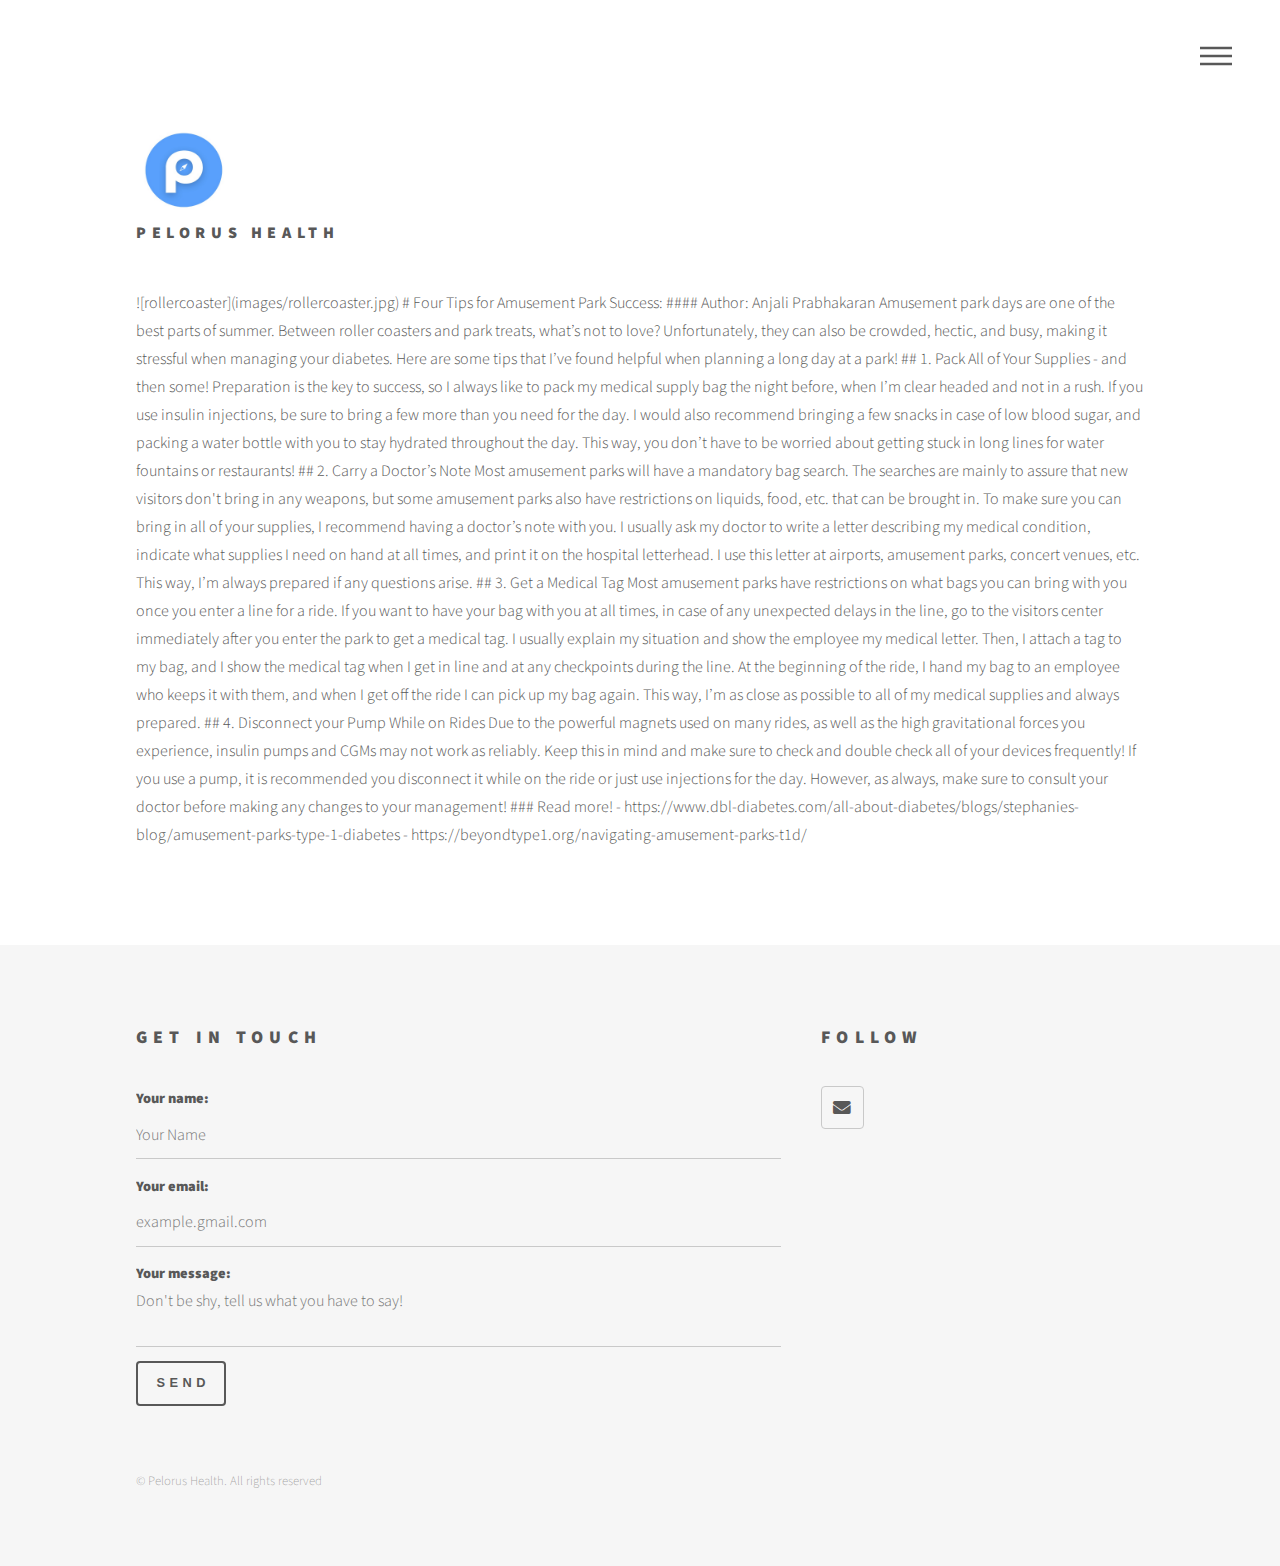
<file: T1Damusementpark.html>
<!DOCTYPE HTML>
<!--
	Phantom by HTML5 UP
	html5up.net | @ajlkn
	Free for personal and commercial use under the CCA 3.0 license (html5up.net/license)
-->
<html>
	<head>
		<title>Pelorus Health</title>
		<meta charset="utf-8" />
		<meta name="viewport" content="width=device-width, initial-scale=1, user-scalable=no" />
		<link rel="stylesheet" href="assets/css/main.css" />
		<noscript><link rel="stylesheet" href="assets/css/noscript.css" /></noscript>
		<script type="module" src="https://md-block.verou.me/md-block.js"></script>
	</head>
	<body class="is-preload">
		<!-- Wrapper -->
			<div id="wrapper">
	
<!-- Header -->
<header id="header">
	<div class="inner">

		<!-- Logo -->
		<a href="index.html" class="logo">
			<img src="images/circle_logo_1.svg" alt="Pelorus Health logo" style="width: 100px; height: 90px; display: block;"/>
			<span class="title">Pelorus Health</span>
		</a>


		<!-- Nav -->
			<nav>
				<ul>
					<li><a href="#menu">Menu</a></li>
				</ul>
			</nav>

	</div>
</header>
	
				<!-- Menu -->
					<nav id="menu">
						<h2>Menu</h2>
						<ul>
							<li><a href="index.html">Home</a></li>
							<li><a href="ourstory.html">Our Story</a></li>
							<li><a href="team.html">Team</a></li>
							<li><a href="blog.html">Blog</a></li>
	
	
						</ul>
					</nav>

				<!-- Main -->
				<div id="main">
					<div class="inner">
						<md-block>
							![rollercoaster](images/rollercoaster.jpg)

							# Four Tips for Amusement Park Success:
							#### Author: Anjali Prabhakaran

							Amusement park days are one of the best parts of summer. Between roller coasters and park treats, what’s not to love? Unfortunately, they can also be crowded, hectic, and busy, making it stressful when managing your diabetes. Here are some tips that I’ve found helpful when planning a long day at a park!
							

							
							## 1. Pack All of Your Supplies - and then some!
							Preparation is the key to success, so I always like to pack my medical supply bag the night before, when I’m clear headed and not in a rush. If you use insulin injections, be sure to bring a few more than you need for the day. I would also recommend bringing a few snacks in case of low blood sugar, and packing a water bottle with you to stay hydrated throughout the day. This way, you don’t have to be worried about getting stuck in long lines for water fountains or restaurants!
							
							## 2. Carry a Doctor’s Note
							Most amusement parks will have a mandatory bag search. The searches are mainly to assure that new visitors don't bring in any weapons, but some amusement parks also have restrictions on liquids, food, etc. that can be brought in. To make sure you can bring in all of your supplies, I recommend having a doctor’s note with you. I usually ask my doctor to write a letter describing my medical condition, indicate what supplies I need on hand at all times, and print it on the hospital letterhead. I use this letter at airports, amusement parks, concert venues, etc. This way, I’m always prepared if any questions arise.
							
							## 3. Get a Medical Tag
							Most amusement parks have restrictions on what bags you can bring with you once you enter a line for a ride. If you want to have your bag with you at all times, in case of any unexpected delays in the line, go to the visitors center immediately after you enter the park to get a medical tag. I usually explain my situation and show the employee my medical letter. Then, I attach a tag to my bag, and I show the medical tag when I get in line and at any checkpoints during the line. At the beginning of the ride, I hand my bag to an employee who keeps it with them, and when I get off the ride I can pick up my bag again. This way, I’m as close as possible to all of my medical supplies and always prepared.
							
							## 4. Disconnect your Pump While on Rides
							Due to the powerful magnets used on many rides, as well as the high gravitational forces you experience, insulin pumps and CGMs may not work as reliably. Keep this in mind and make sure to check and double check all of your devices frequently! If you use a pump, it is recommended you disconnect it while on the ride or just use injections for the day. However, as always, make sure to consult your doctor before making any changes to your management!
							
							### Read more!
							- https://www.dbl-diabetes.com/all-about-diabetes/blogs/stephanies-blog/amusement-parks-type-1-diabetes
							- https://beyondtype1.org/navigating-amusement-parks-t1d/



						</md-block>
					</div>
				</div>

				<!-- Footer -->
                <footer id="footer">
                    <div class="inner">
                        <section>
                            <h2>Get in touch</h2>
                            <form 
                                  action="https://formspree.io/f/xgeboeae" 
                                  method="POST">
                              <label>
                                Your name:
                                  <input name="name" placeholder="Your Name" type="text">
                              </label>
                              <label>
                                Your email:
                                <input type="email" name="email" placeholder="example.gmail.com">
                              </label>
                              <label>
                                Your message:
                                <textarea name="message" placeholder="Don't be shy, tell us what you have to say!"></textarea>
                              </label>
                              <!-- your other form fields go here -->
                              <button type="submit">Send</button>
                            </form>
                        </section>
                        <section>
                            <h2>Follow</h2>
                            <ul class="icons">
                                <li><a href="mailto:anjali@pelorus.health" class="icon solid style2 fa-envelope"><span class="label">Email</span></a></li>
                            </ul>
                        </section>
                        <ul class="copyright">
                            <li>&copy; Pelorus Health. All rights reserved</li>
                        </ul>
                    </div>
                </footer>

        </div>

    <!-- Scripts -->
        <script src="assets/js/jquery.min.js"></script>
        <script src="assets/js/browser.min.js"></script>
        <script src="assets/js/breakpoints.min.js"></script>
        <script src="assets/js/util.js"></script>
        <script src="assets/js/main.js"></script>

</body>

</html>
</file>
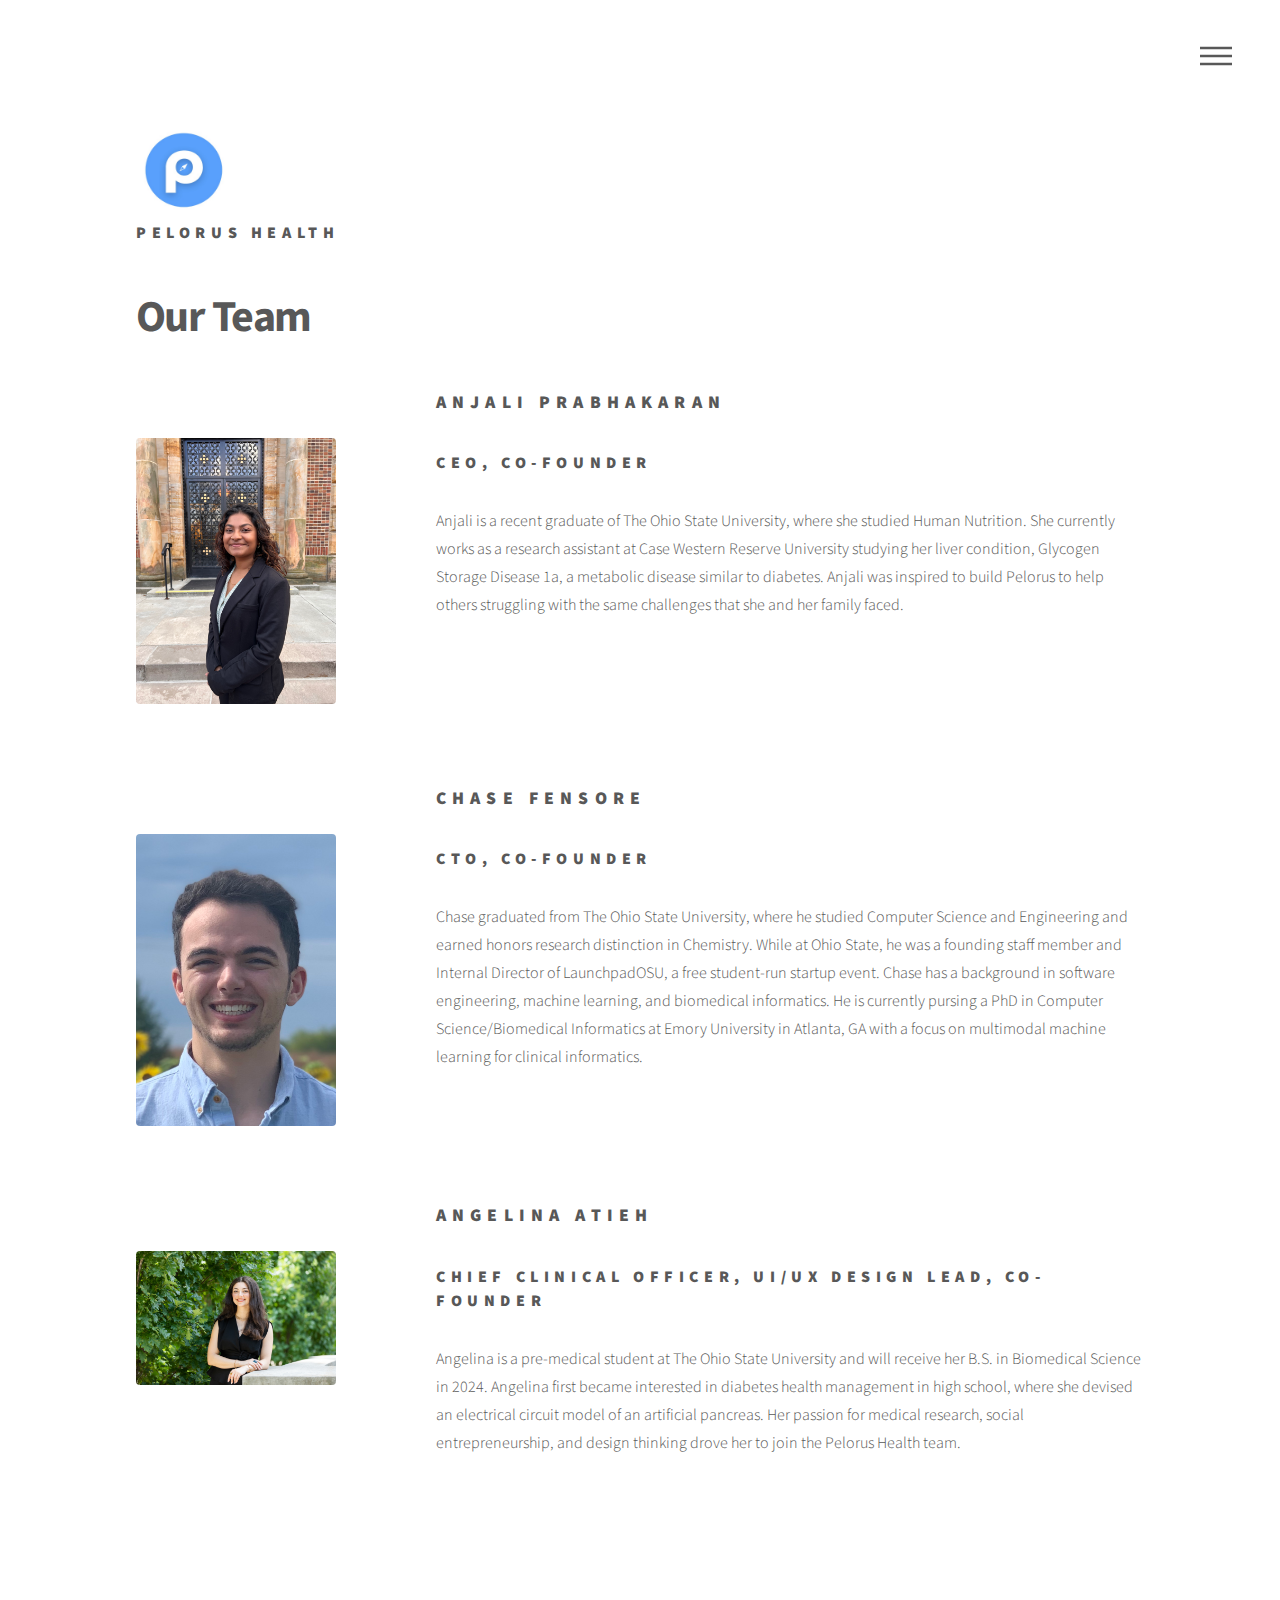
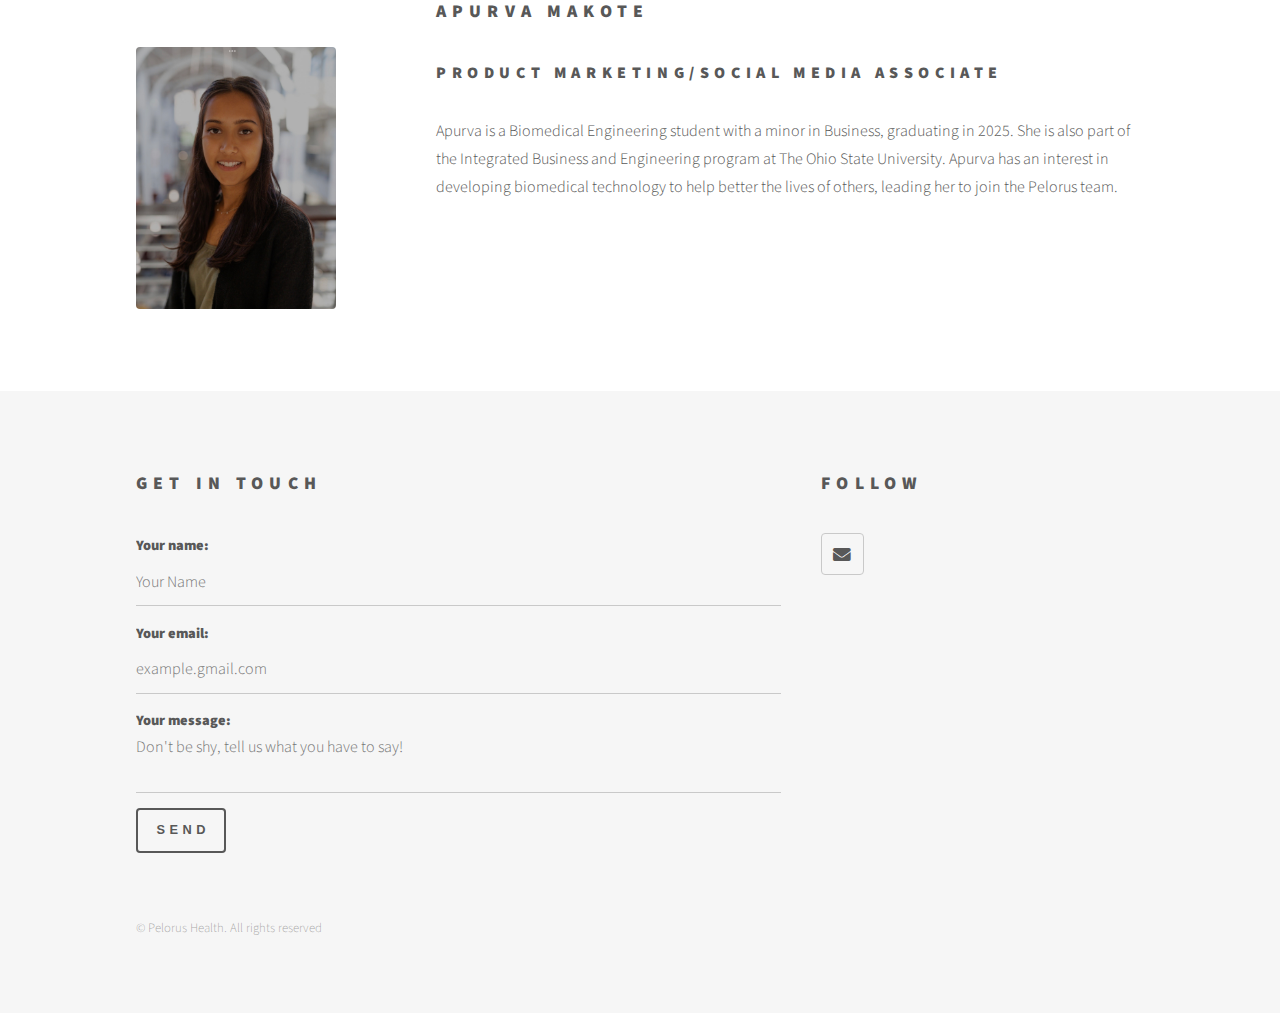
<file: team.html>
<!DOCTYPE HTML>
<!--
	Phantom by HTML5 UP
	html5up.net | @ajlkn
	Free for personal and commercial use under the CCA 3.0 license (html5up.net/license)
-->
<html>
	<head>
		<title>Pelorus Health</title>
		<meta charset="utf-8" />
		<meta name="viewport" content="width=device-width, initial-scale=1, user-scalable=no" />
		<link rel="stylesheet" href="assets/css/main.css" />
		<noscript><link rel="stylesheet" href="assets/css/noscript.css" /></noscript>
	</head>
	<body class="is-preload">
		<!-- Wrapper -->
			<div id="wrapper">

<!-- Header -->
<header id="header">
	<div class="inner">

		<!-- Logo -->
		<a href="index.html" class="logo">
			<img src="images/circle_logo_1.svg" alt="Pelorus Health logo" style="width: 100px; height: 90px; display: block;"/>
			<span class="title">Pelorus Health</span>
		</a>


		<!-- Nav -->
			<nav>
				<ul>
					<li><a href="#menu">Menu</a></li>
				</ul>
			</nav>

	</div>
</header>

				<!-- Menu -->
					<nav id="menu">
						<h2>Menu</h2>
						<ul>
							<li><a href="index.html">Home</a></li>
							<li><a href="ourstory.html">Our Story</a></li>
							<li><a href="team.html">Team</a></li>
                            <li><a href="T1Damusementpark.html">Blog</a></li>

						</ul>
					</nav>

				<!-- Main -->
					<div id="main">
						<div class="inner">
							<h1>Our Team</h1>
							<div class="grid-container">
								<div class="grid-picture">
									<span class="image main"><img src="images/anjali-headshot.jpeg" alt="" /></span>
								</div>
								<div class="grid-bio">
									<h2>Anjali Prabhakaran</h2>
									<h3>CEO, Co-founder</h3>
									<p>Anjali is a recent graduate of The Ohio State University, where she studied Human Nutrition. She currently works as a research assistant at Case Western Reserve University studying her liver condition, Glycogen Storage Disease 1a, a metabolic disease similar to diabetes. Anjali was inspired to build Pelorus to help others struggling with the same challenges that she and her family faced. </p>
								</div>

								<div class="grid-picture">
									<span class="image main"><img src="images/chase-headshot.jpeg" alt="" /></span>
								</div>
								<div class="grid-bio">
									<h2>Chase Fensore</h2>
									<h3>CTO, Co-founder</h3>
									<p>Chase graduated from The Ohio State University, where he studied Computer Science and Engineering and earned honors research distinction in Chemistry. 
										While at Ohio State, he was a founding staff member and Internal Director of LaunchpadOSU, a free student-run startup event. Chase has a background in software engineering, machine learning, and biomedical informatics. He is currently pursing a PhD in Computer Science/Biomedical Informatics at Emory University in Atlanta, GA with a focus on multimodal machine learning for clinical informatics.</p>
								</div>

								<div class="grid-picture">
									<span class="image main"><img src="images/angelina-headshot.jpeg" alt="" /></span>
								</div>
								<div class="grid-bio">
									<h2>Angelina Atieh</h2>
									<h3>Chief Clinical Officer, UI/UX Design Lead, Co-founder</h3>
									<p>Angelina is a pre-medical student at The Ohio State University and will receive her B.S. in Biomedical Science in 2024. Angelina first became interested in diabetes health management in high school, where she devised an electrical circuit model of an artificial pancreas. 
										Her passion for medical research, social entrepreneurship, and design thinking drove her to join the Pelorus Health team.</p>
								</div>


								<div class="grid-picture">
									<span class="image main"><img src="images/apurva-headshot.jpeg" alt="" /></span>
								</div>
								<div class="grid-bio">
									<h2>Apurva Makote</h2>
									<h3>Product Marketing/Social Media Associate</h3>
									<p>Apurva is a Biomedical Engineering student with a minor in Business, graduating in 2025. She is also part of the Integrated Business and Engineering program at The Ohio State University. Apurva has an interest in developing biomedical technology to help better the lives of others, leading her to join the Pelorus team.
									</p>
								</div>
								
								
							</div>
							<!-- End inner -->
						</div>
					</div>

				<!-- Footer -->
					<footer id="footer">
						<div class="inner">
							<section>
								<h2>Get in touch</h2>
								<form 
								      action="https://formspree.io/f/xgeboeae" 
								      method="POST">
								  <label>
									Your name:
									  <input name="name" placeholder="Your Name" type="text">
								  </label>
								  <label>
								    Your email:
								    <input type="email" name="email" placeholder="example.gmail.com">
								  </label>
								  <label>
								    Your message:
								    <textarea name="message" placeholder="Don't be shy, tell us what you have to say!"></textarea>
								  </label>
								  <!-- your other form fields go here -->
								  <button type="submit">Send</button>
								</form>
							</section>
							<section>
								<h2>Follow</h2>
								<ul class="icons">
									<li><a href="mailto:anjali@pelorus.health" class="icon solid style2 fa-envelope"><span class="label">Email</span></a></li>
								</ul>
							</section>
							<ul class="copyright">
								<li>&copy; Pelorus Health. All rights reserved</li>
							</ul>
						</div>
					</footer>

			</div>

		<!-- Scripts -->
			<script src="assets/js/jquery.min.js"></script>
			<script src="assets/js/browser.min.js"></script>
			<script src="assets/js/breakpoints.min.js"></script>
			<script src="assets/js/util.js"></script>
			<script src="assets/js/main.js"></script>

	</body>
</html>
</file>
<file: assets/css/noscript.css>
/*
	Phantom by HTML5 UP
	html5up.net | @ajlkn
	Free for personal and commercial use under the CCA 3.0 license (html5up.net/license)
*/

/* Tiles */

body.is-preload .tiles article {
	-moz-transform: none;
	-webkit-transform: none;
	-ms-transform: none;
	transform: none;
	opacity: 1;
}

$bgColor: #498bf9;
$textHoverColor: white;
$debug: false;
</file>
<file: assets/css/main.css>
@import url(fontawesome-all.min.css);
@import url("https://fonts.googleapis.com/css?family=Source+Sans+Pro:300,700,900");

/*
	Phantom by HTML5 UP
	html5up.net | @ajlkn
	Free for personal and commercial use under the CCA 3.0 license (html5up.net/license)
*/

$bgColor: #498bf9;
$textHoverColor: white;
$debug: false;

body {
	display: flex;
	justify-content: center;
	align-items: center;
	min-height: 100vh;
}


.button {
	display: inline-block;
	position: relative;
	z-index: 1;
	overflow: if($debug, unset, hidden);
	
	text-decoration: none;
	
	font-family: "Inter",sans-serif;
	font-weight: 600;
	font-size: 2em;
	
	padding: 0.75em 1em;
	
	color: #498bf9;
	
	border: 0.15em solid #498bf9;
	border-radius: calc(0.75em + 0.5em + 0.15em);
	
	transition: 4s;
	
	&:before,
	&:after {
		content: '';
		position: absolute;
		top: -1.5em;
		
		z-index: -1;
		
		width: 200%;
		aspect-ratio: 1;
		
		border: if($debug, inherit, none);
		border-radius: 40%;
		
		background-color: rgba($bgColor, 0.25);
		
		transition: 4s;
	}
	
	&:before {
		left: -80%;
		transform: translate3d(0, 5em, 0) rotate(-340deg);
	}
	
	&:after {
		right: -80%;
		transform: translate3d(0, 5em, 0) rotate(390deg);
	}
	
	&:hover,
	&:focus {
		color: $textHoverColor;
		
		&:before,
		&:after {
			transform: none;
			background-color: rgba($bgColor, 0.75);
		}
	}
}





html, body, div, span, applet, object,
iframe, h1, h2, h3, h4, h5, h6, p, blockquote,
pre, a, abbr, acronym, address, big, cite,
code, del, dfn, em, img, ins, kbd, q, s, samp,
small, strike, strong, sub, sup, tt, var, b,
u, i, center, dl, dt, dd, ol, ul, li, fieldset,
form, label, legend, table, caption, tbody,
tfoot, thead, tr, th, td, article, aside,
canvas, details, embed, figure, figcaption,
footer, header, hgroup, menu, nav, output, ruby,
section, summary, time, mark, audio, video {
	margin: 0;
	padding: 0;
	border: 0;
	font-size: 100%;
	font: inherit;
	vertical-align: baseline;}

article, aside, details, figcaption, figure,
footer, header, hgroup, menu, nav, section {
	display: block;}

body {
	line-height: 1;
}

ol, ul {
	list-style: none;
}

blockquote, q {
	quotes: none;
}

	blockquote:before, blockquote:after, q:before, q:after {
		content: '';
		content: none;
	}

table {
	border-collapse: collapse;
	border-spacing: 0;
}

body {
	-webkit-text-size-adjust: none;
}

mark {
	background-color: transparent;
	color: inherit;
}

input::-moz-focus-inner {
	border: 0;
	padding: 0;
}

input, select, textarea {
	-moz-appearance: none;
	-webkit-appearance: none;
	-ms-appearance: none;
	appearance: none;
}

/* Basic */

	@-ms-viewport {
		width: device-width;
	}

	body {
		-ms-overflow-style: scrollbar;
	}

	@media screen and (max-width: 480px) {

		html, body {
			min-width: 320px;
		}

	}

	html {
		box-sizing: border-box;
	}

	*, *:before, *:after {
		box-sizing: inherit;
	}

	body {
		background: #ffffff;
	}

		body.is-preload *, body.is-preload *:before, body.is-preload *:after {
			-moz-animation: none !important;
			-webkit-animation: none !important;
			-ms-animation: none !important;
			animation: none !important;
			-moz-transition: none !important;
			-webkit-transition: none !important;
			-ms-transition: none !important;
			transition: none !important;
		}

/* Type */

	body, input, select, textarea {
		color: #585858;
		font-family: "Source Sans Pro", Helvetica, sans-serif;
		font-size: 16pt;
		font-weight: 300;
		line-height: 1.75;
	}

		@media screen and (max-width: 1680px) {

			body, input, select, textarea {
				font-size: 14pt;
			}

		}

		@media screen and (max-width: 1280px) {

			body, input, select, textarea {
				font-size: 12pt;
			}

		}

	a {
		-moz-transition: border-bottom-color 0.2s ease, color 0.2s ease;
		-webkit-transition: border-bottom-color 0.2s ease, color 0.2s ease;
		-ms-transition: border-bottom-color 0.2s ease, color 0.2s ease;
		transition: border-bottom-color 0.2s ease, color 0.2s ease;
		text-decoration: none;
		color: #585858;
		border-bottom: dotted 1px rgba(88, 88, 88, 0.5);
	}

		a:hover {
			border-bottom-color: transparent;
			color: #f2849e !important;
		}

	strong, b {
		font-weight: 900;
	}

	em, i {
		font-style: italic;
	}

	p {
		margin: 0 0 2em 0;
	}

	h1 {
		font-size: 2.75em;
		font-weight: 700;
		line-height: 1.3;
		margin: 0 0 1em 0;
		letter-spacing: -0.035em;
	}

		h1 a {
			color: inherit;
		}

		@media screen and (max-width: 736px) {

			h1 {
				font-size: 2em;
				margin: 0 0 1em 0;
			}

		}

		@media screen and (max-width: 360px) {

			h1 {
				font-size: 1.75em;
			}

		}

	h2, h3, h4, h5, h6 {
		font-weight: 900;
		line-height: 1.5;
		margin: 0 0 2em 0;
		text-transform: uppercase;
		letter-spacing: 0.35em;
	}

		h2 a, h3 a, h4 a, h5 a, h6 a {
			color: inherit;
		}

	h2 {
		font-size: 1.1em;
	}

	h3 {
		font-size: 1em;
	}

	h4 {
		font-size: 0.8em;
	}

	h5 {
		font-size: 0.8em;
	}

	h6 {
		font-size: 0.8em;
	}

	@media screen and (max-width: 980px) {

		h1 br, h2 br, h3 br, h4 br, h5 br, h6 br {
			display: none;
		}

	}

	@media screen and (max-width: 736px) {

		h2 {
			font-size: 1em;
		}

		h3 {
			font-size: 0.8em;
		}

	}

	sub {
		font-size: 0.8em;
		position: relative;
		top: 0.5em;
	}

	sup {
		font-size: 0.8em;
		position: relative;
		top: -0.5em;
	}

	blockquote {
		border-left: solid 4px #c9c9c9;
		font-style: italic;
		margin: 0 0 2em 0;
		padding: 0.5em 0 0.5em 2em;
	}

	code {
		background: rgba(144, 144, 144, 0.075);
		border-radius: 4px;
		border: solid 1px #c9c9c9;
		font-family: "Courier New", monospace;
		font-size: 0.9em;
		margin: 0 0.25em;
		padding: 0.25em 0.65em;
	}

	pre {
		-webkit-overflow-scrolling: touch;
		font-family: "Courier New", monospace;
		font-size: 0.9em;
		margin: 0 0 2em 0;
	}

		pre code {
			display: block;
			line-height: 1.75;
			padding: 1em 1.5em;
			overflow-x: auto;
		}

	hr {
		border: 0;
		border-bottom: solid 1px #c9c9c9;
		margin: 2em 0;
	}

		hr.major {
			margin: 3em 0;
		}

	.align-left {
		text-align: left;
	}

	.align-center {
		text-align: center;
	}

	.align-right {
		text-align: right;
	}

/* Row */

	.row {
		display: flex;
		flex-wrap: wrap;
		box-sizing: border-box;
		align-items: stretch;
	}

		.row > * {
			box-sizing: border-box;
		}

		.row.gtr-uniform > * > :last-child {
			margin-bottom: 0;
		}

		.row.aln-left {
			justify-content: flex-start;
		}

		.row.aln-center {
			justify-content: center;
		}

		.row.aln-right {
			justify-content: flex-end;
		}

		.row.aln-top {
			align-items: flex-start;
		}

		.row.aln-middle {
			align-items: center;
		}

		.row.aln-bottom {
			align-items: flex-end;
		}

		.row > .imp {
			order: -1;
		}

		.row > .col-1 {
			width: 8.33333%;
		}

		.row > .off-1 {
			margin-left: 8.33333%;
		}

		.row > .col-2 {
			width: 16.66667%;
		}

		.row > .off-2 {
			margin-left: 16.66667%;
		}

		.row > .col-3 {
			width: 25%;
		}

		.row > .off-3 {
			margin-left: 25%;
		}

		.row > .col-4 {
			width: 33.33333%;
		}

		.row > .off-4 {
			margin-left: 33.33333%;
		}

		.row > .col-5 {
			width: 41.66667%;
		}

		.row > .off-5 {
			margin-left: 41.66667%;
		}

		.row > .col-6 {
			width: 50%;
		}

		.row > .off-6 {
			margin-left: 50%;
		}

		.row > .col-7 {
			width: 58.33333%;
		}

		.row > .off-7 {
			margin-left: 58.33333%;
		}

		.row > .col-8 {
			width: 66.66667%;
		}

		.row > .off-8 {
			margin-left: 66.66667%;
		}

		.row > .col-9 {
			width: 75%;
		}

		.row > .off-9 {
			margin-left: 75%;
		}

		.row > .col-10 {
			width: 83.33333%;
		}

		.row > .off-10 {
			margin-left: 83.33333%;
		}

		.row > .col-11 {
			width: 91.66667%;
		}

		.row > .off-11 {
			margin-left: 91.66667%;
		}

		.row > .col-12 {
			width: 100%;
		}

		.row > .off-12 {
			margin-left: 100%;
		}

		.row.gtr-0 {
			margin-top: 0;
			margin-left: 0em;
		}

			.row.gtr-0 > * {
				padding: 0 0 0 0em;
			}

			.row.gtr-0.gtr-uniform {
				margin-top: 0em;
			}

				.row.gtr-0.gtr-uniform > * {
					padding-top: 0em;
				}

		.row.gtr-25 {
			margin-top: 0;
			margin-left: -0.5em;
		}

			.row.gtr-25 > * {
				padding: 0 0 0 0.5em;
			}

			.row.gtr-25.gtr-uniform {
				margin-top: -0.5em;
			}

				.row.gtr-25.gtr-uniform > * {
					padding-top: 0.5em;
				}

		.row.gtr-50 {
			margin-top: 0;
			margin-left: -1em;
		}

			.row.gtr-50 > * {
				padding: 0 0 0 1em;
			}

			.row.gtr-50.gtr-uniform {
				margin-top: -1em;
			}

				.row.gtr-50.gtr-uniform > * {
					padding-top: 1em;
				}

		.row {
			margin-top: 0;
			margin-left: -2em;
		}

			.row > * {
				padding: 0 0 0 2em;
			}

			.row.gtr-uniform {
				margin-top: -2em;
			}

				.row.gtr-uniform > * {
					padding-top: 2em;
				}

		.row.gtr-150 {
			margin-top: 0;
			margin-left: -3em;
		}

			.row.gtr-150 > * {
				padding: 0 0 0 3em;
			}

			.row.gtr-150.gtr-uniform {
				margin-top: -3em;
			}

				.row.gtr-150.gtr-uniform > * {
					padding-top: 3em;
				}

		.row.gtr-200 {
			margin-top: 0;
			margin-left: -4em;
		}

			.row.gtr-200 > * {
				padding: 0 0 0 4em;
			}

			.row.gtr-200.gtr-uniform {
				margin-top: -4em;
			}

				.row.gtr-200.gtr-uniform > * {
					padding-top: 4em;
				}

		@media screen and (max-width: 1680px) {

			.row {
				display: flex;
				flex-wrap: wrap;
				box-sizing: border-box;
				align-items: stretch;
			}

				.row > * {
					box-sizing: border-box;
				}

				.row.gtr-uniform > * > :last-child {
					margin-bottom: 0;
				}

				.row.aln-left {
					justify-content: flex-start;
				}

				.row.aln-center {
					justify-content: center;
				}

				.row.aln-right {
					justify-content: flex-end;
				}

				.row.aln-top {
					align-items: flex-start;
				}

				.row.aln-middle {
					align-items: center;
				}

				.row.aln-bottom {
					align-items: flex-end;
				}

				.row > .imp-xlarge {
					order: -1;
				}

				.row > .col-1-xlarge {
					width: 8.33333%;
				}

				.row > .off-1-xlarge {
					margin-left: 8.33333%;
				}

				.row > .col-2-xlarge {
					width: 16.66667%;
				}

				.row > .off-2-xlarge {
					margin-left: 16.66667%;
				}

				.row > .col-3-xlarge {
					width: 25%;
				}

				.row > .off-3-xlarge {
					margin-left: 25%;
				}

				.row > .col-4-xlarge {
					width: 33.33333%;
				}

				.row > .off-4-xlarge {
					margin-left: 33.33333%;
				}

				.row > .col-5-xlarge {
					width: 41.66667%;
				}

				.row > .off-5-xlarge {
					margin-left: 41.66667%;
				}

				.row > .col-6-xlarge {
					width: 50%;
				}

				.row > .off-6-xlarge {
					margin-left: 50%;
				}

				.row > .col-7-xlarge {
					width: 58.33333%;
				}

				.row > .off-7-xlarge {
					margin-left: 58.33333%;
				}

				.row > .col-8-xlarge {
					width: 66.66667%;
				}

				.row > .off-8-xlarge {
					margin-left: 66.66667%;
				}

				.row > .col-9-xlarge {
					width: 75%;
				}

				.row > .off-9-xlarge {
					margin-left: 75%;
				}

				.row > .col-10-xlarge {
					width: 83.33333%;
				}

				.row > .off-10-xlarge {
					margin-left: 83.33333%;
				}

				.row > .col-11-xlarge {
					width: 91.66667%;
				}

				.row > .off-11-xlarge {
					margin-left: 91.66667%;
				}

				.row > .col-12-xlarge {
					width: 100%;
				}

				.row > .off-12-xlarge {
					margin-left: 100%;
				}

				.row.gtr-0 {
					margin-top: 0;
					margin-left: 0em;
				}

					.row.gtr-0 > * {
						padding: 0 0 0 0em;
					}

					.row.gtr-0.gtr-uniform {
						margin-top: 0em;
					}

						.row.gtr-0.gtr-uniform > * {
							padding-top: 0em;
						}

				.row.gtr-25 {
					margin-top: 0;
					margin-left: -0.5em;
				}

					.row.gtr-25 > * {
						padding: 0 0 0 0.5em;
					}

					.row.gtr-25.gtr-uniform {
						margin-top: -0.5em;
					}

						.row.gtr-25.gtr-uniform > * {
							padding-top: 0.5em;
						}

				.row.gtr-50 {
					margin-top: 0;
					margin-left: -1em;
				}

					.row.gtr-50 > * {
						padding: 0 0 0 1em;
					}

					.row.gtr-50.gtr-uniform {
						margin-top: -1em;
					}

						.row.gtr-50.gtr-uniform > * {
							padding-top: 1em;
						}

				.row {
					margin-top: 0;
					margin-left: -2em;
				}

					.row > * {
						padding: 0 0 0 2em;
					}

					.row.gtr-uniform {
						margin-top: -2em;
					}

						.row.gtr-uniform > * {
							padding-top: 2em;
						}

				.row.gtr-150 {
					margin-top: 0;
					margin-left: -3em;
				}

					.row.gtr-150 > * {
						padding: 0 0 0 3em;
					}

					.row.gtr-150.gtr-uniform {
						margin-top: -3em;
					}

						.row.gtr-150.gtr-uniform > * {
							padding-top: 3em;
						}

				.row.gtr-200 {
					margin-top: 0;
					margin-left: -4em;
				}

					.row.gtr-200 > * {
						padding: 0 0 0 4em;
					}

					.row.gtr-200.gtr-uniform {
						margin-top: -4em;
					}

						.row.gtr-200.gtr-uniform > * {
							padding-top: 4em;
						}

		}

		@media screen and (max-width: 1280px) {

			.row {
				display: flex;
				flex-wrap: wrap;
				box-sizing: border-box;
				align-items: stretch;
			}

				.row > * {
					box-sizing: border-box;
				}

				.row.gtr-uniform > * > :last-child {
					margin-bottom: 0;
				}

				.row.aln-left {
					justify-content: flex-start;
				}

				.row.aln-center {
					justify-content: center;
				}

				.row.aln-right {
					justify-content: flex-end;
				}

				.row.aln-top {
					align-items: flex-start;
				}

				.row.aln-middle {
					align-items: center;
				}

				.row.aln-bottom {
					align-items: flex-end;
				}

				.row > .imp-large {
					order: -1;
				}

				.row > .col-1-large {
					width: 8.33333%;
				}

				.row > .off-1-large {
					margin-left: 8.33333%;
				}

				.row > .col-2-large {
					width: 16.66667%;
				}

				.row > .off-2-large {
					margin-left: 16.66667%;
				}

				.row > .col-3-large {
					width: 25%;
				}

				.row > .off-3-large {
					margin-left: 25%;
				}

				.row > .col-4-large {
					width: 33.33333%;
				}

				.row > .off-4-large {
					margin-left: 33.33333%;
				}

				.row > .col-5-large {
					width: 41.66667%;
				}

				.row > .off-5-large {
					margin-left: 41.66667%;
				}

				.row > .col-6-large {
					width: 50%;
				}

				.row > .off-6-large {
					margin-left: 50%;
				}

				.row > .col-7-large {
					width: 58.33333%;
				}

				.row > .off-7-large {
					margin-left: 58.33333%;
				}

				.row > .col-8-large {
					width: 66.66667%;
				}

				.row > .off-8-large {
					margin-left: 66.66667%;
				}

				.row > .col-9-large {
					width: 75%;
				}

				.row > .off-9-large {
					margin-left: 75%;
				}

				.row > .col-10-large {
					width: 83.33333%;
				}

				.row > .off-10-large {
					margin-left: 83.33333%;
				}

				.row > .col-11-large {
					width: 91.66667%;
				}

				.row > .off-11-large {
					margin-left: 91.66667%;
				}

				.row > .col-12-large {
					width: 100%;
				}

				.row > .off-12-large {
					margin-left: 100%;
				}

				.row.gtr-0 {
					margin-top: 0;
					margin-left: 0em;
				}

					.row.gtr-0 > * {
						padding: 0 0 0 0em;
					}

					.row.gtr-0.gtr-uniform {
						margin-top: 0em;
					}

						.row.gtr-0.gtr-uniform > * {
							padding-top: 0em;
						}

				.row.gtr-25 {
					margin-top: 0;
					margin-left: -0.5em;
				}

					.row.gtr-25 > * {
						padding: 0 0 0 0.5em;
					}

					.row.gtr-25.gtr-uniform {
						margin-top: -0.5em;
					}

						.row.gtr-25.gtr-uniform > * {
							padding-top: 0.5em;
						}

				.row.gtr-50 {
					margin-top: 0;
					margin-left: -1em;
				}

					.row.gtr-50 > * {
						padding: 0 0 0 1em;
					}

					.row.gtr-50.gtr-uniform {
						margin-top: -1em;
					}

						.row.gtr-50.gtr-uniform > * {
							padding-top: 1em;
						}

				.row {
					margin-top: 0;
					margin-left: -2em;
				}

					.row > * {
						padding: 0 0 0 2em;
					}

					.row.gtr-uniform {
						margin-top: -2em;
					}

						.row.gtr-uniform > * {
							padding-top: 2em;
						}

				.row.gtr-150 {
					margin-top: 0;
					margin-left: -3em;
				}

					.row.gtr-150 > * {
						padding: 0 0 0 3em;
					}

					.row.gtr-150.gtr-uniform {
						margin-top: -3em;
					}

						.row.gtr-150.gtr-uniform > * {
							padding-top: 3em;
						}

				.row.gtr-200 {
					margin-top: 0;
					margin-left: -4em;
				}

					.row.gtr-200 > * {
						padding: 0 0 0 4em;
					}

					.row.gtr-200.gtr-uniform {
						margin-top: -4em;
					}

						.row.gtr-200.gtr-uniform > * {
							padding-top: 4em;
						}

		}

		@media screen and (max-width: 980px) {

			.row {
				display: flex;
				flex-wrap: wrap;
				box-sizing: border-box;
				align-items: stretch;
			}

				.row > * {
					box-sizing: border-box;
				}

				.row.gtr-uniform > * > :last-child {
					margin-bottom: 0;
				}

				.row.aln-left {
					justify-content: flex-start;
				}

				.row.aln-center {
					justify-content: center;
				}

				.row.aln-right {
					justify-content: flex-end;
				}

				.row.aln-top {
					align-items: flex-start;
				}

				.row.aln-middle {
					align-items: center;
				}

				.row.aln-bottom {
					align-items: flex-end;
				}

				.row > .imp-medium {
					order: -1;
				}

				.row > .col-1-medium {
					width: 8.33333%;
				}

				.row > .off-1-medium {
					margin-left: 8.33333%;
				}

				.row > .col-2-medium {
					width: 16.66667%;
				}

				.row > .off-2-medium {
					margin-left: 16.66667%;
				}

				.row > .col-3-medium {
					width: 25%;
				}

				.row > .off-3-medium {
					margin-left: 25%;
				}

				.row > .col-4-medium {
					width: 33.33333%;
				}

				.row > .off-4-medium {
					margin-left: 33.33333%;
				}

				.row > .col-5-medium {
					width: 41.66667%;
				}

				.row > .off-5-medium {
					margin-left: 41.66667%;
				}

				.row > .col-6-medium {
					width: 50%;
				}

				.row > .off-6-medium {
					margin-left: 50%;
				}

				.row > .col-7-medium {
					width: 58.33333%;
				}

				.row > .off-7-medium {
					margin-left: 58.33333%;
				}

				.row > .col-8-medium {
					width: 66.66667%;
				}

				.row > .off-8-medium {
					margin-left: 66.66667%;
				}

				.row > .col-9-medium {
					width: 75%;
				}

				.row > .off-9-medium {
					margin-left: 75%;
				}

				.row > .col-10-medium {
					width: 83.33333%;
				}

				.row > .off-10-medium {
					margin-left: 83.33333%;
				}

				.row > .col-11-medium {
					width: 91.66667%;
				}

				.row > .off-11-medium {
					margin-left: 91.66667%;
				}

				.row > .col-12-medium {
					width: 100%;
				}

				.row > .off-12-medium {
					margin-left: 100%;
				}

				.row.gtr-0 {
					margin-top: 0;
					margin-left: 0em;
				}

					.row.gtr-0 > * {
						padding: 0 0 0 0em;
					}

					.row.gtr-0.gtr-uniform {
						margin-top: 0em;
					}

						.row.gtr-0.gtr-uniform > * {
							padding-top: 0em;
						}

				.row.gtr-25 {
					margin-top: 0;
					margin-left: -0.375em;
				}

					.row.gtr-25 > * {
						padding: 0 0 0 0.375em;
					}

					.row.gtr-25.gtr-uniform {
						margin-top: -0.375em;
					}

						.row.gtr-25.gtr-uniform > * {
							padding-top: 0.375em;
						}

				.row.gtr-50 {
					margin-top: 0;
					margin-left: -0.75em;
				}

					.row.gtr-50 > * {
						padding: 0 0 0 0.75em;
					}

					.row.gtr-50.gtr-uniform {
						margin-top: -0.75em;
					}

						.row.gtr-50.gtr-uniform > * {
							padding-top: 0.75em;
						}

				.row {
					margin-top: 0;
					margin-left: -1.5em;
				}

					.row > * {
						padding: 0 0 0 1.5em;
					}

					.row.gtr-uniform {
						margin-top: -1.5em;
					}

						.row.gtr-uniform > * {
							padding-top: 1.5em;
						}

				.row.gtr-150 {
					margin-top: 0;
					margin-left: -2.25em;
				}

					.row.gtr-150 > * {
						padding: 0 0 0 2.25em;
					}

					.row.gtr-150.gtr-uniform {
						margin-top: -2.25em;
					}

						.row.gtr-150.gtr-uniform > * {
							padding-top: 2.25em;
						}

				.row.gtr-200 {
					margin-top: 0;
					margin-left: -3em;
				}

					.row.gtr-200 > * {
						padding: 0 0 0 3em;
					}

					.row.gtr-200.gtr-uniform {
						margin-top: -3em;
					}

						.row.gtr-200.gtr-uniform > * {
							padding-top: 3em;
						}

		}

		@media screen and (max-width: 736px) {

			.row {
				display: flex;
				flex-wrap: wrap;
				box-sizing: border-box;
				align-items: stretch;
			}

				.row > * {
					box-sizing: border-box;
				}

				.row.gtr-uniform > * > :last-child {
					margin-bottom: 0;
				}

				.row.aln-left {
					justify-content: flex-start;
				}

				.row.aln-center {
					justify-content: center;
				}

				.row.aln-right {
					justify-content: flex-end;
				}

				.row.aln-top {
					align-items: flex-start;
				}

				.row.aln-middle {
					align-items: center;
				}

				.row.aln-bottom {
					align-items: flex-end;
				}

				.row > .imp-small {
					order: -1;
				}

				.row > .col-1-small {
					width: 8.33333%;
				}

				.row > .off-1-small {
					margin-left: 8.33333%;
				}

				.row > .col-2-small {
					width: 16.66667%;
				}

				.row > .off-2-small {
					margin-left: 16.66667%;
				}

				.row > .col-3-small {
					width: 25%;
				}

				.row > .off-3-small {
					margin-left: 25%;
				}

				.row > .col-4-small {
					width: 33.33333%;
				}

				.row > .off-4-small {
					margin-left: 33.33333%;
				}

				.row > .col-5-small {
					width: 41.66667%;
				}

				.row > .off-5-small {
					margin-left: 41.66667%;
				}

				.row > .col-6-small {
					width: 50%;
				}

				.row > .off-6-small {
					margin-left: 50%;
				}

				.row > .col-7-small {
					width: 58.33333%;
				}

				.row > .off-7-small {
					margin-left: 58.33333%;
				}

				.row > .col-8-small {
					width: 66.66667%;
				}

				.row > .off-8-small {
					margin-left: 66.66667%;
				}

				.row > .col-9-small {
					width: 75%;
				}

				.row > .off-9-small {
					margin-left: 75%;
				}

				.row > .col-10-small {
					width: 83.33333%;
				}

				.row > .off-10-small {
					margin-left: 83.33333%;
				}

				.row > .col-11-small {
					width: 91.66667%;
				}

				.row > .off-11-small {
					margin-left: 91.66667%;
				}

				.row > .col-12-small {
					width: 100%;
				}

				.row > .off-12-small {
					margin-left: 100%;
				}

				.row.gtr-0 {
					margin-top: 0;
					margin-left: 0em;
				}

					.row.gtr-0 > * {
						padding: 0 0 0 0em;
					}

					.row.gtr-0.gtr-uniform {
						margin-top: 0em;
					}

						.row.gtr-0.gtr-uniform > * {
							padding-top: 0em;
						}

				.row.gtr-25 {
					margin-top: 0;
					margin-left: -0.25em;
				}

					.row.gtr-25 > * {
						padding: 0 0 0 0.25em;
					}

					.row.gtr-25.gtr-uniform {
						margin-top: -0.25em;
					}

						.row.gtr-25.gtr-uniform > * {
							padding-top: 0.25em;
						}

				.row.gtr-50 {
					margin-top: 0;
					margin-left: -0.5em;
				}

					.row.gtr-50 > * {
						padding: 0 0 0 0.5em;
					}

					.row.gtr-50.gtr-uniform {
						margin-top: -0.5em;
					}

						.row.gtr-50.gtr-uniform > * {
							padding-top: 0.5em;
						}

				.row {
					margin-top: 0;
					margin-left: -1em;
				}

					.row > * {
						padding: 0 0 0 1em;
					}

					.row.gtr-uniform {
						margin-top: -1em;
					}

						.row.gtr-uniform > * {
							padding-top: 1em;
						}

				.row.gtr-150 {
					margin-top: 0;
					margin-left: -1.5em;
				}

					.row.gtr-150 > * {
						padding: 0 0 0 1.5em;
					}

					.row.gtr-150.gtr-uniform {
						margin-top: -1.5em;
					}

						.row.gtr-150.gtr-uniform > * {
							padding-top: 1.5em;
						}

				.row.gtr-200 {
					margin-top: 0;
					margin-left: -2em;
				}

					.row.gtr-200 > * {
						padding: 0 0 0 2em;
					}

					.row.gtr-200.gtr-uniform {
						margin-top: -2em;
					}

						.row.gtr-200.gtr-uniform > * {
							padding-top: 2em;
						}

		}

		@media screen and (max-width: 480px) {

			.row {
				display: flex;
				flex-wrap: wrap;
				box-sizing: border-box;
				align-items: stretch;
			}

				.row > * {
					box-sizing: border-box;
				}

				.row.gtr-uniform > * > :last-child {
					margin-bottom: 0;
				}

				.row.aln-left {
					justify-content: flex-start;
				}

				.row.aln-center {
					justify-content: center;
				}

				.row.aln-right {
					justify-content: flex-end;
				}

				.row.aln-top {
					align-items: flex-start;
				}

				.row.aln-middle {
					align-items: center;
				}

				.row.aln-bottom {
					align-items: flex-end;
				}

				.row > .imp-xsmall {
					order: -1;
				}

				.row > .col-1-xsmall {
					width: 8.33333%;
				}

				.row > .off-1-xsmall {
					margin-left: 8.33333%;
				}

				.row > .col-2-xsmall {
					width: 16.66667%;
				}

				.row > .off-2-xsmall {
					margin-left: 16.66667%;
				}

				.row > .col-3-xsmall {
					width: 25%;
				}

				.row > .off-3-xsmall {
					margin-left: 25%;
				}

				.row > .col-4-xsmall {
					width: 33.33333%;
				}

				.row > .off-4-xsmall {
					margin-left: 33.33333%;
				}

				.row > .col-5-xsmall {
					width: 41.66667%;
				}

				.row > .off-5-xsmall {
					margin-left: 41.66667%;
				}

				.row > .col-6-xsmall {
					width: 50%;
				}

				.row > .off-6-xsmall {
					margin-left: 50%;
				}

				.row > .col-7-xsmall {
					width: 58.33333%;
				}

				.row > .off-7-xsmall {
					margin-left: 58.33333%;
				}

				.row > .col-8-xsmall {
					width: 66.66667%;
				}

				.row > .off-8-xsmall {
					margin-left: 66.66667%;
				}

				.row > .col-9-xsmall {
					width: 75%;
				}

				.row > .off-9-xsmall {
					margin-left: 75%;
				}

				.row > .col-10-xsmall {
					width: 83.33333%;
				}

				.row > .off-10-xsmall {
					margin-left: 83.33333%;
				}

				.row > .col-11-xsmall {
					width: 91.66667%;
				}

				.row > .off-11-xsmall {
					margin-left: 91.66667%;
				}

				.row > .col-12-xsmall {
					width: 100%;
				}

				.row > .off-12-xsmall {
					margin-left: 100%;
				}

				.row.gtr-0 {
					margin-top: 0;
					margin-left: 0em;
				}

					.row.gtr-0 > * {
						padding: 0 0 0 0em;
					}

					.row.gtr-0.gtr-uniform {
						margin-top: 0em;
					}

						.row.gtr-0.gtr-uniform > * {
							padding-top: 0em;
						}

				.row.gtr-25 {
					margin-top: 0;
					margin-left: -0.25em;
				}

					.row.gtr-25 > * {
						padding: 0 0 0 0.25em;
					}

					.row.gtr-25.gtr-uniform {
						margin-top: -0.25em;
					}

						.row.gtr-25.gtr-uniform > * {
							padding-top: 0.25em;
						}

				.row.gtr-50 {
					margin-top: 0;
					margin-left: -0.5em;
				}

					.row.gtr-50 > * {
						padding: 0 0 0 0.5em;
					}

					.row.gtr-50.gtr-uniform {
						margin-top: -0.5em;
					}

						.row.gtr-50.gtr-uniform > * {
							padding-top: 0.5em;
						}

				.row {
					margin-top: 0;
					margin-left: -1em;
				}

					.row > * {
						padding: 0 0 0 1em;
					}

					.row.gtr-uniform {
						margin-top: -1em;
					}

						.row.gtr-uniform > * {
							padding-top: 1em;
						}

				.row.gtr-150 {
					margin-top: 0;
					margin-left: -1.5em;
				}

					.row.gtr-150 > * {
						padding: 0 0 0 1.5em;
					}

					.row.gtr-150.gtr-uniform {
						margin-top: -1.5em;
					}

						.row.gtr-150.gtr-uniform > * {
							padding-top: 1.5em;
						}

				.row.gtr-200 {
					margin-top: 0;
					margin-left: -2em;
				}

					.row.gtr-200 > * {
						padding: 0 0 0 2em;
					}

					.row.gtr-200.gtr-uniform {
						margin-top: -2em;
					}

						.row.gtr-200.gtr-uniform > * {
							padding-top: 2em;
						}

		}

/* Section/Article */

	section.special, article.special {
		text-align: center;
	}

	header p {
		margin-top: -1em;
	}

	@media screen and (max-width: 736px) {

		header p {
			margin-top: 0;
		}

	}

/* Icon */

	.icon {
		text-decoration: none;
		border-bottom: none;
		position: relative;
	}

		.icon:before {
			-moz-osx-font-smoothing: grayscale;
			-webkit-font-smoothing: antialiased;
			display: inline-block;
			font-style: normal;
			font-variant: normal;
			text-rendering: auto;
			line-height: 1;
			text-transform: none !important;
			font-family: 'Font Awesome 5 Free';
			font-weight: 400;
		}

		.icon > .label {
			display: none;
		}

		.icon:before {
			line-height: inherit;
		}

		.icon.solid:before {
			font-weight: 900;
		}

		.icon.brands:before {
			font-family: 'Font Awesome 5 Brands';
		}

		.icon.style2 {
			-moz-transition: background-color 0.2s ease-in-out, color 0.2s ease-in-out, border-color 0.2s ease-in-out;
			-webkit-transition: background-color 0.2s ease-in-out, color 0.2s ease-in-out, border-color 0.2s ease-in-out;
			-ms-transition: background-color 0.2s ease-in-out, color 0.2s ease-in-out, border-color 0.2s ease-in-out;
			transition: background-color 0.2s ease-in-out, color 0.2s ease-in-out, border-color 0.2s ease-in-out;
			background-color: transparent;
			border: solid 1px #c9c9c9;
			border-radius: 4px;
			width: 2.65em;
			height: 2.65em;
			display: inline-block;
			text-align: center;
			line-height: 2.65em;
			color: inherit;
		}

			.icon.style2:before {
				font-size: 1.1em;
			}

			.icon.style2:hover {
				color: #f2849e;
				border-color: #f2849e;
			}

			.icon.style2:active {
				background-color: rgba(242, 132, 158, 0.1);
			}

/* List */

	ol {
		list-style: decimal;
		margin: 0 0 2em 0;
		padding-left: 1.25em;
	}

		ol li {
			padding-left: 0.25em;
		}

	ul {
		list-style: disc;
		margin: 0 0 2em 0;
		padding-left: 1em;
	}

		ul li {
			padding-left: 0.5em;
		}

		ul.alt {
			list-style: none;
			padding-left: 0;
		}

			ul.alt li {
				border-top: solid 1px #c9c9c9;
				padding: 0.5em 0;
			}

				ul.alt li:first-child {
					border-top: 0;
					padding-top: 0;
				}

	dl {
		margin: 0 0 2em 0;
	}

		dl dt {
			display: block;
			font-weight: 900;
			margin: 0 0 1em 0;
		}

		dl dd {
			margin-left: 2em;
		}

/* Actions */

	ul.actions {
		display: -moz-flex;
		display: -webkit-flex;
		display: -ms-flex;
		display: flex;
		cursor: default;
		list-style: none;
		margin-left: -1em;
		padding-left: 0;
	}

		ul.actions li {
			padding: 0 0 0 1em;
			vertical-align: middle;
		}

		ul.actions.special {
			-moz-justify-content: center;
			-webkit-justify-content: center;
			-ms-justify-content: center;
			justify-content: center;
			width: 100%;
			margin-left: 0;
		}

			ul.actions.special li:first-child {
				padding-left: 0;
			}

		ul.actions.stacked {
			-moz-flex-direction: column;
			-webkit-flex-direction: column;
			-ms-flex-direction: column;
			flex-direction: column;
			margin-left: 0;
		}

			ul.actions.stacked li {
				padding: 1.3em 0 0 0;
			}

				ul.actions.stacked li:first-child {
					padding-top: 0;
				}

		ul.actions.fit {
			width: calc(100% + 1em);
		}

			ul.actions.fit li {
				-moz-flex-grow: 1;
				-webkit-flex-grow: 1;
				-ms-flex-grow: 1;
				flex-grow: 1;
				-moz-flex-shrink: 1;
				-webkit-flex-shrink: 1;
				-ms-flex-shrink: 1;
				flex-shrink: 1;
				width: 100%;
			}

				ul.actions.fit li > * {
					width: 100%;
				}

			ul.actions.fit.stacked {
				width: 100%;
			}

		@media screen and (max-width: 480px) {

			ul.actions:not(.fixed) {
				-moz-flex-direction: column;
				-webkit-flex-direction: column;
				-ms-flex-direction: column;
				flex-direction: column;
				margin-left: 0;
				width: 100% !important;
			}

				ul.actions:not(.fixed) li {
					-moz-flex-grow: 1;
					-webkit-flex-grow: 1;
					-ms-flex-grow: 1;
					flex-grow: 1;
					-moz-flex-shrink: 1;
					-webkit-flex-shrink: 1;
					-ms-flex-shrink: 1;
					flex-shrink: 1;
					padding: 1em 0 0 0;
					text-align: center;
					width: 100%;
				}

					ul.actions:not(.fixed) li > * {
						width: 100%;
					}

					ul.actions:not(.fixed) li:first-child {
						padding-top: 0;
					}

					ul.actions:not(.fixed) li input[type="submit"],
					ul.actions:not(.fixed) li input[type="reset"],
					ul.actions:not(.fixed) li input[type="button"],
					ul.actions:not(.fixed) li button,
					ul.actions:not(.fixed) li .button {
						width: 100%;
					}

						ul.actions:not(.fixed) li input[type="submit"].icon:before,
						ul.actions:not(.fixed) li input[type="reset"].icon:before,
						ul.actions:not(.fixed) li input[type="button"].icon:before,
						ul.actions:not(.fixed) li button.icon:before,
						ul.actions:not(.fixed) li .button.icon:before {
							margin-left: -0.5rem;
						}

		}

/* Icons */

	ul.icons {
		cursor: default;
		list-style: none;
		padding-left: 0;
		margin: -1em 0 2em -1em;
	}

		ul.icons li {
			display: inline-block;
			padding: 1em 0 0 1em;
		}

/* Form */

	form {
		margin: 0 0 2em 0;
		overflow-x: hidden;
	}

		form > :last-child {
			margin-bottom: 0;
		}

		form > .fields {
			display: -moz-flex;
			display: -webkit-flex;
			display: -ms-flex;
			display: flex;
			-moz-flex-wrap: wrap;
			-webkit-flex-wrap: wrap;
			-ms-flex-wrap: wrap;
			flex-wrap: wrap;
			width: calc(100% + 3em);
			margin: -1.5em 0 2em -1.5em;
		}

			form > .fields > .field {
				-moz-flex-grow: 0;
				-webkit-flex-grow: 0;
				-ms-flex-grow: 0;
				flex-grow: 0;
				-moz-flex-shrink: 0;
				-webkit-flex-shrink: 0;
				-ms-flex-shrink: 0;
				flex-shrink: 0;
				padding: 1.5em 0 0 1.5em;
				width: calc(100% - 1.5em);
			}

				form > .fields > .field.half {
					width: calc(50% - 0.75em);
				}

				form > .fields > .field.third {
					width: calc(100%/3 - 0.5em);
				}

				form > .fields > .field.quarter {
					width: calc(25% - 0.375em);
				}

		@media screen and (max-width: 480px) {

			form > .fields {
				width: calc(100% + 3em);
				margin: -1.5em 0 2em -1.5em;
			}

				form > .fields > .field {
					padding: 1.5em 0 0 1.5em;
					width: calc(100% - 1.5em);
				}

					form > .fields > .field.half {
						width: calc(100% - 1.5em);
					}

					form > .fields > .field.third {
						width: calc(100% - 1.5em);
					}

					form > .fields > .field.quarter {
						width: calc(100% - 1.5em);
					}

		}

	label {
		display: block;
		font-size: 0.9em;
		font-weight: 900;
		margin: 0 0 1em 0;
	}

	input[type="text"],
	input[type="password"],
	input[type="email"],
	input[type="tel"],
	select,
	textarea {
		-moz-appearance: none;
		-webkit-appearance: none;
		-ms-appearance: none;
		appearance: none;
		background-color: transparent;
		border: none;
		border-radius: 0;
		border-bottom: solid 1px #c9c9c9;
		color: inherit;
		display: block;
		outline: 0;
		padding: 0;
		text-decoration: none;
		width: 100%;
	}

		input[type="text"]:invalid,
		input[type="password"]:invalid,
		input[type="email"]:invalid,
		input[type="tel"]:invalid,
		select:invalid,
		textarea:invalid {
			box-shadow: none;
		}

		input[type="text"]:focus,
		input[type="password"]:focus,
		input[type="email"]:focus,
		input[type="tel"]:focus,
		select:focus,
		textarea:focus {
			border-bottom-color: #f2849e;
			box-shadow: inset 0 -1px 0 0 #f2849e;
		}

	select {
		background-image: url("data:image/svg+xml;charset=utf8,%3Csvg xmlns='http://www.w3.org/2000/svg' width='40' height='40' preserveAspectRatio='none' viewBox='0 0 40 40'%3E%3Cpath d='M9.4,12.3l10.4,10.4l10.4-10.4c0.2-0.2,0.5-0.4,0.9-0.4c0.3,0,0.6,0.1,0.9,0.4l3.3,3.3c0.2,0.2,0.4,0.5,0.4,0.9 c0,0.4-0.1,0.6-0.4,0.9L20.7,31.9c-0.2,0.2-0.5,0.4-0.9,0.4c-0.3,0-0.6-0.1-0.9-0.4L4.3,17.3c-0.2-0.2-0.4-0.5-0.4-0.9 c0-0.4,0.1-0.6,0.4-0.9l3.3-3.3c0.2-0.2,0.5-0.4,0.9-0.4S9.1,12.1,9.4,12.3z' fill='%23c9c9c9' /%3E%3C/svg%3E");
		background-size: 1.25rem;
		background-repeat: no-repeat;
		background-position: calc(100% - 1rem) center;
		height: 3em;
		padding-right: 3em;
		text-overflow: ellipsis;
	}

		select option {
			background: #ffffff;
		}

		select:focus::-ms-value {
			background-color: transparent;
		}

		select::-ms-expand {
			display: none;
		}

	input[type="text"],
	input[type="password"],
	input[type="email"],
	select {
		height: 3em;
	}

	textarea {
		padding: 0;
		min-height: 3.75em;
	}

	input[type="checkbox"],
	input[type="radio"] {
		-moz-appearance: none;
		-webkit-appearance: none;
		-ms-appearance: none;
		appearance: none;
		display: block;
		float: left;
		margin-right: -2em;
		opacity: 0;
		width: 1em;
		z-index: -1;
	}

		input[type="checkbox"] + label,
		input[type="radio"] + label {
			text-decoration: none;
			color: #585858;
			cursor: pointer;
			display: inline-block;
			font-size: 1em;
			font-weight: 300;
			padding-left: 2.55em;
			padding-right: 0.75em;
			position: relative;
		}

			input[type="checkbox"] + label:before,
			input[type="radio"] + label:before {
				-moz-osx-font-smoothing: grayscale;
				-webkit-font-smoothing: antialiased;
				display: inline-block;
				font-style: normal;
				font-variant: normal;
				text-rendering: auto;
				line-height: 1;
				text-transform: none !important;
				font-family: 'Font Awesome 5 Free';
				font-weight: 900;
			}

			input[type="checkbox"] + label:before,
			input[type="radio"] + label:before {
				border-radius: 4px;
				border: solid 1px #c9c9c9;
				content: '';
				display: inline-block;
				font-size: 0.8em;
				height: 2.25em;
				left: 0;
				line-height: 2.25em;
				position: absolute;
				text-align: center;
				top: 0;
				width: 2.25em;
			}

		input[type="checkbox"]:checked + label:before,
		input[type="radio"]:checked + label:before {
			background: #585858;
			border-color: #585858;
			color: #ffffff;
			content: '\f00c';
		}

		input[type="checkbox"]:focus + label:before,
		input[type="radio"]:focus + label:before {
			border-color: #f2849e;
			box-shadow: 0 0 0 1px #f2849e;
		}

	input[type="checkbox"] + label:before {
		border-radius: 4px;
	}

	input[type="radio"] + label:before {
		border-radius: 100%;
	}

/* Box */

	.box {
		border-radius: 4px;
		border: solid 1px #c9c9c9;
		margin-bottom: 2em;
		padding: 1.5em;
	}

		.box > :last-child,
		.box > :last-child > :last-child,
		.box > :last-child > :last-child > :last-child {
			margin-bottom: 0;
		}

		.box.alt {
			border: 0;
			border-radius: 0;
			padding: 0;
		}

/* Image */
/* Row and column from W3 schools */
	.row {
		display: flex;
	}
	
	.column {
		flex: 50%;
	}

	.grid-container {
		display: inline-grid;
		gap: 100px;
	  }
	.grid-picture-1 {
		grid-column-start: 1;
  		grid-column-end: 2;
		grid-row: 1;

	}

	.grid-bio{
		grid-column-start: 2;
		grid-column-end: 4;
	}


	.image {
		border-radius: 4px;
		border: 0;
		display: inline-block;
		position: relative;
	}

		.image img {
			border-radius: 4px;
			display: block;
		}

		.image.left, .image.right {
			max-width: 40%;
		}

			.image.left img, .image.right img {
				width: 100%;
			}

		.image.left {
			float: left;
			padding: 0 1.5em 1em 0;
			top: 0.25em;
		}

		.image.right {
			float: right;
			padding: 0 0 1em 1.5em;
			top: 0.25em;
		}

		.image.fit {
			display: block;
			margin: 0 0 2em 0;
			width: 100%;
		}

			.image.fit img {
				width: 100%;
			}

		.image.main {
			
			/* display: block;
			margin: 0 0 3em 0;
			width: 100%;
			*/
			margin: 3em 0 3em 0;
			float: left;
			width:  200px;
			height: 200px;
			object-fit: cover;
		}

			.image.main img {
				width: 100%;
			}

			@media screen and (max-width: 736px) {

				.image.main {
					/* margin: 0 0 2em 0; */
					/* From online */
					float: left;
					width:  100px;
					height: 100px;
					object-fit: cover;
				}

			}

/* Table */

	.table-wrapper {
		-webkit-overflow-scrolling: touch;
		overflow-x: auto;
	}

	table {
		margin: 0 0 2em 0;
		width: 100%;
	}

		table tbody tr {
			border: solid 1px #c9c9c9;
			border-left: 0;
			border-right: 0;
		}

			table tbody tr:nth-child(2n + 1) {
				background-color: rgba(144, 144, 144, 0.075);
			}

		table td {
			padding: 0.75em 0.75em;
		}

		table th {
			font-size: 0.9em;
			font-weight: 900;
			padding: 0 0.75em 0.75em 0.75em;
			text-align: left;
		}

		table thead {
			border-bottom: solid 2px #c9c9c9;
		}

		table tfoot {
			border-top: solid 2px #c9c9c9;
		}

		table.alt {
			border-collapse: separate;
		}

			table.alt tbody tr td {
				border: solid 1px #c9c9c9;
				border-left-width: 0;
				border-top-width: 0;
			}

				table.alt tbody tr td:first-child {
					border-left-width: 1px;
				}

			table.alt tbody tr:first-child td {
				border-top-width: 1px;
			}

			table.alt thead {
				border-bottom: 0;
			}

			table.alt tfoot {
				border-top: 0;
			}

/* Button */

	input[type="submit"],
	input[type="reset"],
	input[type="button"],
	button,
	.button {
		-moz-appearance: none;
		-webkit-appearance: none;
		-ms-appearance: none;
		appearance: none;
		-moz-transition: background-color 0.2s ease-in-out, color 0.2s ease-in-out, box-shadow 0.2s ease-in-out;
		-webkit-transition: background-color 0.2s ease-in-out, color 0.2s ease-in-out, box-shadow 0.2s ease-in-out;
		-ms-transition: background-color 0.2s ease-in-out, color 0.2s ease-in-out, box-shadow 0.2s ease-in-out;
		transition: background-color 0.2s ease-in-out, color 0.2s ease-in-out, box-shadow 0.2s ease-in-out;
		background-color: transparent;
		border-radius: 4px;
		border: 0;
		box-shadow: inset 0 0 0 2px #585858;
		color: #585858 !important;
		cursor: pointer;
		display: inline-block;
		font-size: 0.8em;
		font-weight: 900;
		height: 3.5em;
		letter-spacing: 0.35em;
		line-height: 3.45em;
		overflow: hidden;
		padding: 0 1.25em 0 1.6em;
		text-align: center;
		text-decoration: none;
		text-overflow: ellipsis;
		text-transform: uppercase;
		white-space: nowrap;
	}

		input[type="submit"].icon:before,
		input[type="reset"].icon:before,
		input[type="button"].icon:before,
		button.icon:before,
		.button.icon:before {
			margin-right: 0.5em;
		}

		input[type="submit"].fit,
		input[type="reset"].fit,
		input[type="button"].fit,
		button.fit,
		.button.fit {
			width: 100%;
		}

		input[type="submit"]:hover,
		input[type="reset"]:hover,
		input[type="button"]:hover,
		button:hover,
		.button:hover {
			color: #f2849e !important;
			box-shadow: inset 0 0 0 2px #f2849e;
		}

		input[type="submit"]:active,
		input[type="reset"]:active,
		input[type="button"]:active,
		button:active,
		.button:active {
			background-color: rgba(242, 132, 158, 0.1);
		}

		input[type="submit"].small,
		input[type="reset"].small,
		input[type="button"].small,
		button.small,
		.button.small {
			font-size: 0.6em;
		}

		input[type="submit"].large,
		input[type="reset"].large,
		input[type="button"].large,
		button.large,
		.button.large {
			font-size: 1em;
		}

		input[type="submit"].primary,
		input[type="reset"].primary,
		input[type="button"].primary,
		button.primary,
		.button.primary {
			box-shadow: none;
			background-color: #585858;
			color: #ffffff !important;
		}

			input[type="submit"].primary:hover,
			input[type="reset"].primary:hover,
			input[type="button"].primary:hover,
			button.primary:hover,
			.button.primary:hover {
				background-color: #f2849e;
			}

			input[type="submit"].primary:active,
			input[type="reset"].primary:active,
			input[type="button"].primary:active,
			button.primary:active,
			.button.primary:active {
				background-color: #ee5f81;
			}

		input[type="submit"].disabled, input[type="submit"]:disabled,
		input[type="reset"].disabled,
		input[type="reset"]:disabled,
		input[type="button"].disabled,
		input[type="button"]:disabled,
		button.disabled,
		button:disabled,
		.button.disabled,
		.button:disabled {
			pointer-events: none;
			opacity: 0.25;
		}

/* Tiles */

	.tiles {
		display: -moz-flex;
		display: -webkit-flex;
		display: -ms-flex;
		display: flex;
		-moz-flex-wrap: wrap;
		-webkit-flex-wrap: wrap;
		-ms-flex-wrap: wrap;
		flex-wrap: wrap;
		postiion: relative;
		margin: -2.5em 0 0 -2.5em;
	}

		.tiles article {
			-moz-transition: -moz-transform 0.5s ease, opacity 0.5s ease;
			-webkit-transition: -webkit-transform 0.5s ease, opacity 0.5s ease;
			-ms-transition: -ms-transform 0.5s ease, opacity 0.5s ease;
			transition: transform 0.5s ease, opacity 0.5s ease;
			position: relative;
			width: calc(33.33333% - 2.5em);
			margin: 2.5em 0 0 2.5em;
		}

			.tiles article > .image {
				-moz-transition: -moz-transform 0.5s ease;
				-webkit-transition: -webkit-transform 0.5s ease;
				-ms-transition: -ms-transform 0.5s ease;
				transition: transform 0.5s ease;
				position: relative;
				display: block;
				width: 100%;
				border-radius: 4px;
				overflow: hidden;
			}

				.tiles article > .image img {
					display: block;
					width: 100%;
				}

				.tiles article > .image:before {
					pointer-events: none;
					-moz-transition: background-color 0.5s ease, opacity 0.5s ease;
					-webkit-transition: background-color 0.5s ease, opacity 0.5s ease;
					-ms-transition: background-color 0.5s ease, opacity 0.5s ease;
					transition: background-color 0.5s ease, opacity 0.5s ease;
					content: '';
					display: block;
					position: absolute;
					top: 0;
					left: 0;
					width: 100%;
					height: 100%;
					opacity: 1.0;
					z-index: 1;
					opacity: 0.8;
				}

				.tiles article > .image:after {
					pointer-events: none;
					-moz-transition: opacity 0.5s ease;
					-webkit-transition: opacity 0.5s ease;
					-ms-transition: opacity 0.5s ease;
					transition: opacity 0.5s ease;
					content: '';
					display: block;
					position: absolute;
					top: 0;
					left: 0;
					width: 100%;
					height: 100%;
					background-image: url("data:image/svg+xml;charset=utf8,%3Csvg xmlns='http://www.w3.org/2000/svg' width='100' height='100' viewBox='0 0 100 100' preserveAspectRatio='none'%3E%3Cstyle%3Eline %7B stroke-width: 0.25px%3B stroke: %23ffffff%3B %7D%3C/style%3E%3Cline x1='0' y1='0' x2='100' y2='100' /%3E%3Cline x1='100' y1='0' x2='0' y2='100' /%3E%3C/svg%3E");
					background-position: center;
					background-repeat: no-repeat;
					background-size: 100% 100%;
					opacity: 0.25;
					z-index: 2;
				}

			.tiles article > a {
				display: -moz-flex;
				display: -webkit-flex;
				display: -ms-flex;
				display: flex;
				-moz-flex-direction: column;
				-webkit-flex-direction: column;
				-ms-flex-direction: column;
				flex-direction: column;
				-moz-align-items: center;
				-webkit-align-items: center;
				-ms-align-items: center;
				align-items: center;
				-moz-justify-content: center;
				-webkit-justify-content: center;
				-ms-justify-content: center;
				justify-content: center;
				-moz-transition: background-color 0.5s ease, -moz-transform 0.5s ease;
				-webkit-transition: background-color 0.5s ease, -webkit-transform 0.5s ease;
				-ms-transition: background-color 0.5s ease, -ms-transform 0.5s ease;
				transition: background-color 0.5s ease, transform 0.5s ease;
				position: absolute;
				top: 0;
				left: 0;
				width: 100%;
				height: 100%;
				padding: 1em;
				border-radius: 4px;
				border-bottom: 0;
				color: #ffffff;
				text-align: center;
				text-decoration: none;
				z-index: 3;
			}

				.tiles article > a > :last-child {
					margin: 0;
				}

				.tiles article > a:hover {
					color: #ffffff !important;
				}

				.tiles article > a h2 {
					margin: 0;
				}

				.tiles article > a .content {
					-moz-transition: max-height 0.5s ease, opacity 0.5s ease;
					-webkit-transition: max-height 0.5s ease, opacity 0.5s ease;
					-ms-transition: max-height 0.5s ease, opacity 0.5s ease;
					transition: max-height 0.5s ease, opacity 0.5s ease;
					width: 100%;
					max-height: 0;
					line-height: 1.5;
					margin-top: 0.35em;
					opacity: 0;
				}

					.tiles article > a .content > :last-child {
						margin-bottom: 0;
					}

			.tiles article.style1 > .image:before {
				background-color: #9f87d9;
			}

			.tiles article.style2 > .image:before {
				background-color: #7ecaf6;
			}

			.tiles article.style3 > .image:before {
				background-color: #F66A22;
			}

			.tiles article.style4 > .image:before {
				background-color: #c75b9b;
			}

			.tiles article.style5 > .image:before {
				background-color: #ae85ca;
			}

			.tiles article.style6 > .image:before {
				background-color: #8499e7;
			}

			body:not(.is-touch) .tiles article:hover > .image {
				-moz-transform: scale(1.1);
				-webkit-transform: scale(1.1);
				-ms-transform: scale(1.1);
				transform: scale(1.1);
			}

				body:not(.is-touch) .tiles article:hover > .image:before {
					background-color: #333333;
					opacity: 0.35;
				}

				body:not(.is-touch) .tiles article:hover > .image:after {
					opacity: 0;
				}

			body:not(.is-touch) .tiles article:hover .content {
				max-height: 15em;
				opacity: 1;
			}

		* + .tiles {
			margin-top: 2em;
		}

		body.is-preload .tiles article {
			-moz-transform: scale(0.9);
			-webkit-transform: scale(0.9);
			-ms-transform: scale(0.9);
			transform: scale(0.9);
			opacity: 0;
		}

		body.is-touch .tiles article .content {
			max-height: 15em;
			opacity: 1;
		}

		@media screen and (max-width: 1280px) {

			.tiles {
				margin: -1.25em 0 0 -1.25em;
			}

				.tiles article {
					width: calc(33.33333% - 1.25em);
					margin: 1.25em 0 0 1.25em;
				}

		}

		@media screen and (max-width: 980px) {

			.tiles {
				margin: -2.5em 0 0 -2.5em;
			}

				.tiles article {
					width: calc(50% - 2.5em);
					margin: 2.5em 0 0 2.5em;
				}

		}

		@media screen and (max-width: 736px) {

			.tiles {
				margin: -1.25em 0 0 -1.25em;
			}

				.tiles article {
					width: calc(50% - 1.25em);
					margin: 1.25em 0 0 1.25em;
				}

					.tiles article:hover > .image {
						-moz-transform: scale(1.0);
						-webkit-transform: scale(1.0);
						-ms-transform: scale(1.0);
						transform: scale(1.0);
					}

		}

		@media screen and (max-width: 480px) {

			.tiles {
				margin: 0;
			}

				.tiles article {
					width: 100%;
					margin: 1.25em 0 0 0;
				}

		}

/* Header */

	#header {
		padding: 8em 0 0.1em 0 ;
	}

		#header .logo {
			display: block;
			border-bottom: 0;
			color: inherit;
			font-weight: 900;
			letter-spacing: 0.35em;
			margin: 0 0 2.5em 0;
			text-decoration: none;
			text-transform: uppercase;
			display: inline-block;
		}

			#header .logo > * {
				display: inline-block;
				vertical-align: middle;
			}

			#header .logo .symbol {
				margin-right: 0.65em;
			}

				#header .logo .symbol img {
					display: block;
					width: 29em;
					height: 7em;
				}

		#header nav {
			position: fixed;
			right: 2em;
			top: 2em;
			z-index: 10000;
		}

			#header nav ul {
				display: -moz-flex;
				display: -webkit-flex;
				display: -ms-flex;
				display: flex;
				-moz-align-items: center;
				-webkit-align-items: center;
				-ms-align-items: center;
				align-items: center;
				list-style: none;
				margin: 0;
				padding: 0;
			}

				#header nav ul li {
					display: block;
					padding: 0;
				}

					#header nav ul li a {
						display: block;
						position: relative;
						height: 3em;
						line-height: 3em;
						padding: 0 1.5em;
						background-color: rgba(255, 255, 255, 0.5);
						border-radius: 4px;
						border: 0;
						font-size: 0.8em;
						font-weight: 900;
						letter-spacing: 0.35em;
						text-transform: uppercase;
					}

					#header nav ul li a[href="#menu"] {
						-webkit-tap-highlight-color: transparent;
						width: 4em;
						text-indent: 4em;
						font-size: 1em;
						overflow: hidden;
						padding: 0;
						white-space: nowrap;
					}

						#header nav ul li a[href="#menu"]:before, #header nav ul li a[href="#menu"]:after {
							-moz-transition: opacity 0.2s ease;
							-webkit-transition: opacity 0.2s ease;
							-ms-transition: opacity 0.2s ease;
							transition: opacity 0.2s ease;
							content: '';
							display: block;
							position: absolute;
							top: 0;
							left: 0;
							width: 100%;
							height: 100%;
							background-position: center;
							background-repeat: no-repeat;
							background-size: 2em 2em;
						}

						#header nav ul li a[href="#menu"]:before {
							background-image: url("data:image/svg+xml;charset=utf8,%3Csvg xmlns='http://www.w3.org/2000/svg' width='100' height='100' viewBox='0 0 100 100' preserveAspectRatio='none'%3E%3Cstyle%3Eline %7B stroke-width: 8px%3B stroke: %23f2849e%3B %7D%3C/style%3E%3Cline x1='0' y1='25' x2='100' y2='25' /%3E%3Cline x1='0' y1='50' x2='100' y2='50' /%3E%3Cline x1='0' y1='75' x2='100' y2='75' /%3E%3C/svg%3E");
							opacity: 0;
						}

						#header nav ul li a[href="#menu"]:after {
							background-image: url("data:image/svg+xml;charset=utf8,%3Csvg xmlns='http://www.w3.org/2000/svg' width='100' height='100' viewBox='0 0 100 100' preserveAspectRatio='none'%3E%3Cstyle%3Eline %7B stroke-width: 8px%3B stroke: %23585858%3B %7D%3C/style%3E%3Cline x1='0' y1='25' x2='100' y2='25' /%3E%3Cline x1='0' y1='50' x2='100' y2='50' /%3E%3Cline x1='0' y1='75' x2='100' y2='75' /%3E%3C/svg%3E");
							opacity: 1;
						}

						#header nav ul li a[href="#menu"]:hover:before {
							opacity: 1;
						}

						#header nav ul li a[href="#menu"]:hover:after {
							opacity: 0;
						}

		@media screen and (max-width: 736px) {

			#header {
				padding: 4em 0 0.1em 0 ;
			}

				#header nav {
					right: 0.5em;
					top: 0.5em;
				}

					#header nav ul li a[href="#menu"]:before, #header nav ul li a[href="#menu"]:after {
						background-size: 1.5em 1.5em;
					}

		}

/* Menu */

	#wrapper {
		-moz-transition: opacity 0.45s ease;
		-webkit-transition: opacity 0.45s ease;
		-ms-transition: opacity 0.45s ease;
		transition: opacity 0.45s ease;
		opacity: 1;
	}

	#menu {
		-moz-transform: translateX(22em);
		-webkit-transform: translateX(22em);
		-ms-transform: translateX(22em);
		transform: translateX(22em);
		-moz-transition: -moz-transform 0.45s ease, visibility 0.45s;
		-webkit-transition: -webkit-transform 0.45s ease, visibility 0.45s;
		-ms-transition: -ms-transform 0.45s ease, visibility 0.45s;
		transition: transform 0.45s ease, visibility 0.45s;
		position: fixed;
		top: 0;
		right: 0;
		width: 22em;
		max-width: 80%;
		height: 100%;
		-webkit-overflow-scrolling: touch;
		background: #585858;
		color: #ffffff;
		cursor: default;
		visibility: hidden;
		z-index: 10002;
	}

		#menu > .inner {
			-moz-transition: opacity 0.45s ease;
			-webkit-transition: opacity 0.45s ease;
			-ms-transition: opacity 0.45s ease;
			transition: opacity 0.45s ease;
			-webkit-overflow-scrolling: touch;
			position: absolute;
			top: 0;
			left: 0;
			width: 100%;
			height: 100%;
			padding: 2.75em;
			opacity: 0;
			overflow-y: auto;
		}

			#menu > .inner > ul {
				list-style: none;
				margin: 0 0 1em 0;
				padding: 0;
			}

				#menu > .inner > ul > li {
					padding: 0;
					border-top: solid 1px rgba(255, 255, 255, 0.15);
				}

					#menu > .inner > ul > li a {
						display: block;
						padding: 1em 0;
						line-height: 1.5;
						border: 0;
						color: inherit;
					}

					#menu > .inner > ul > li:first-child {
						border-top: 0;
						margin-top: -1em;
					}

		#menu > .close {
			-moz-transition: opacity 0.45s ease, -moz-transform 0.45s ease;
			-webkit-transition: opacity 0.45s ease, -webkit-transform 0.45s ease;
			-ms-transition: opacity 0.45s ease, -ms-transform 0.45s ease;
			transition: opacity 0.45s ease, transform 0.45s ease;
			-moz-transform: scale(0.25) rotate(180deg);
			-webkit-transform: scale(0.25) rotate(180deg);
			-ms-transform: scale(0.25) rotate(180deg);
			transform: scale(0.25) rotate(180deg);
			-webkit-tap-highlight-color: transparent;
			display: block;
			position: absolute;
			top: 2em;
			left: -6em;
			width: 6em;
			text-indent: 6em;
			height: 3em;
			border: 0;
			font-size: 1em;
			opacity: 0;
			overflow: hidden;
			padding: 0;
			white-space: nowrap;
		}

			#menu > .close:before, #menu > .close:after {
				-moz-transition: opacity 0.2s ease;
				-webkit-transition: opacity 0.2s ease;
				-ms-transition: opacity 0.2s ease;
				transition: opacity 0.2s ease;
				content: '';
				display: block;
				position: absolute;
				top: 0;
				left: 0;
				width: 100%;
				height: 100%;
				background-position: center;
				background-repeat: no-repeat;
				background-size: 2em 2em;
			}

			#menu > .close:before {
				background-image: url("data:image/svg+xml;charset=utf8,%3Csvg xmlns='http://www.w3.org/2000/svg' width='100' height='100' viewBox='0 0 100 100' preserveAspectRatio='none'%3E%3Cstyle%3Eline %7B stroke-width: 8px%3B stroke: %23f2849e%3B %7D%3C/style%3E%3Cline x1='15' y1='15' x2='85' y2='85' /%3E%3Cline x1='85' y1='15' x2='15' y2='85' /%3E%3C/svg%3E");
				opacity: 0;
			}

			#menu > .close:after {
				background-image: url("data:image/svg+xml;charset=utf8,%3Csvg xmlns='http://www.w3.org/2000/svg' width='100' height='100' viewBox='0 0 100 100' preserveAspectRatio='none'%3E%3Cstyle%3Eline %7B stroke-width: 8px%3B stroke: %23585858%3B %7D%3C/style%3E%3Cline x1='15' y1='15' x2='85' y2='85' /%3E%3Cline x1='85' y1='15' x2='15' y2='85' /%3E%3C/svg%3E");
				opacity: 1;
			}

			#menu > .close:hover:before {
				opacity: 1;
			}

			#menu > .close:hover:after {
				opacity: 0;
			}

		@media screen and (max-width: 736px) {

			#menu {
				-moz-transform: translateX(16.5em);
				-webkit-transform: translateX(16.5em);
				-ms-transform: translateX(16.5em);
				transform: translateX(16.5em);
				width: 16.5em;
			}

				#menu > .inner {
					padding: 2.75em 1.5em;
				}

				#menu > .close {
					top: 0.5em;
					left: -4.25em;
					width: 4.25em;
					text-indent: 4.25em;
				}

					#menu > .close:before, #menu > .close:after {
						background-size: 1.5em 1.5em;
					}

		}

	body.is-menu-visible #wrapper {
		pointer-events: none;
		cursor: default;
		opacity: 0.25;
	}

	body.is-menu-visible #menu {
		-moz-transform: translateX(0);
		-webkit-transform: translateX(0);
		-ms-transform: translateX(0);
		transform: translateX(0);
		visibility: visible;
	}

		body.is-menu-visible #menu > * {
			opacity: 1;
		}

		body.is-menu-visible #menu .close {
			-moz-transform: scale(1.0) rotate(0deg);
			-webkit-transform: scale(1.0) rotate(0deg);
			-ms-transform: scale(1.0) rotate(0deg);
			transform: scale(1.0) rotate(0deg);
			opacity: 1;
		}

/* Main */

	#main {
		padding: 0em 0 6em 0 ;
	}

		@media screen and (max-width: 736px) {

			#main {
				padding: 0em 0 4em 0 ;
			}

		}

/* Footer */

	#footer {
		padding: 5em 0 6em 0 ;
		background-color: #f6f6f6;
	}

		#footer > .inner {
			display: -moz-flex;
			display: -webkit-flex;
			display: -ms-flex;
			display: flex;
			-moz-flex-wrap: wrap;
			-webkit-flex-wrap: wrap;
			-ms-flex-wrap: wrap;
			flex-wrap: wrap;
			-moz-flex-direction: row;
			-webkit-flex-direction: row;
			-ms-flex-direction: row;
			flex-direction: row;
		}

			#footer > .inner > * > :last-child {
				margin-bottom: 0;
			}

			#footer > .inner section:nth-child(1) {
				width: calc(66% - 2.5em);
				margin-right: 2.5em;
			}

			#footer > .inner section:nth-child(2) {
				width: calc(33% - 2.5em);
				margin-left: 2.5em;
			}

			#footer > .inner .copyright {
				width: 100%;
				padding: 0;
				margin-top: 5em;
				list-style: none;
				font-size: 0.8em;
				color: rgba(88, 88, 88, 0.5);
			}

				#footer > .inner .copyright a {
					color: inherit;
				}

				#footer > .inner .copyright li {
					display: inline-block;
					border-left: solid 1px rgba(88, 88, 88, 0.15);
					line-height: 1;
					padding: 0 0 0 1em;
					margin: 0 0 0 1em;
				}

					#footer > .inner .copyright li:first-child {
						border-left: 0;
						padding-left: 0;
						margin-left: 0;
					}

		@media screen and (max-width: 1280px) {

			#footer {
				padding: 5em 0 3em 0 ;
			}

				#footer > .inner section:nth-child(1) {
					width: calc(66% - 1.25em);
					margin-right: 1.25em;
				}

				#footer > .inner section:nth-child(2) {
					width: calc(33% - 1.25em);
					margin-left: 1.25em;
				}

		}

		@media screen and (max-width: 980px) {

			#footer > .inner section:nth-child(1) {
				width: 66%;
				margin-right: 0;
			}

			#footer > .inner section:nth-child(2) {
				width: calc(33% - 2.5em);
				margin-left: 2.5em;
			}

		}

		@media screen and (max-width: 736px) {

			#footer {
				padding: 3em 0 1em 0 ;
			}

				#footer > .inner {
					-moz-flex-direction: column;
					-webkit-flex-direction: column;
					-ms-flex-direction: column;
					flex-direction: column;
				}

					#footer > .inner section:nth-child(1) {
						width: 100%;
						margin-right: 0;
						margin: 3em 0 0 0;
					}

					#footer > .inner section:nth-child(2) {
						-moz-order: -1;
						-webkit-order: -1;
						-ms-order: -1;
						order: -1;
						width: 100%;
						margin-left: 0;
					}

					#footer > .inner .copyright {
						margin-top: 3em;
					}

		}

		@media screen and (max-width: 480px) {

			#footer > .inner .copyright {
				margin-top: 3em;
			}

				#footer > .inner .copyright li {
					border-left: 0;
					padding-left: 0;
					margin: 0.75em 0 0 0;
					display: block;
					line-height: inherit;
				}

					#footer > .inner .copyright li:first-child {
						margin-top: 0;
					}

		}

/* Wrapper */

	#wrapper > * > .inner {
		width: 100%;
		max-width: 68em;
		margin: 0 auto;
		padding: 0 2.5em;
	}

		@media screen and (max-width: 736px) {

			#wrapper > * > .inner {
				padding: 0 1.25em;
			}

		}

/* Pill Button */

$bgColor: #498bf9;
$textHoverColor: white;
$debug: false;

body {
	display: flex;
	justify-content: center;
	align-items: center;
	min-height: 100vh;
}

.button {
	display: inline-block;
	position: relative;
	z-index: 1;
	overflow: if($debug, unset, hidden);
	
	text-decoration: none;
	
	font-family: "Inter",sans-serif;
	font-weight: 600;
	font-size: 2em;
	
	padding: 0.75em 1em;
	
	color: #498bf9;
	
	border: 0.15em solid #498bf9;
	border-radius: calc(0.75em + 0.5em + 0.15em);
	
	transition: 4s;
	
	&:before,
	&:after {
		content: '';
		position: absolute;
		top: -1.5em;
		
		z-index: -1;
		
		width: 200%;
		aspect-ratio: 1;
		
		border: if($debug, inherit, none);
		border-radius: 40%;
		
		background-color: rgba($bgColor, 0.25);
		
		transition: 4s;
	}
	
	&:before {
		left: -80%;
		transform: translate3d(0, 5em, 0) rotate(-340deg);
	}
	
	&:after {
		right: -80%;
		transform: translate3d(0, 5em, 0) rotate(390deg);
	}
	
	&:hover,
	&:focus {
		color: $textHoverColor;
		
		&:before,
		&:after {
			transform: none;
			background-color: rgba($bgColor, 0.75);
		}
	}
}
</file>
